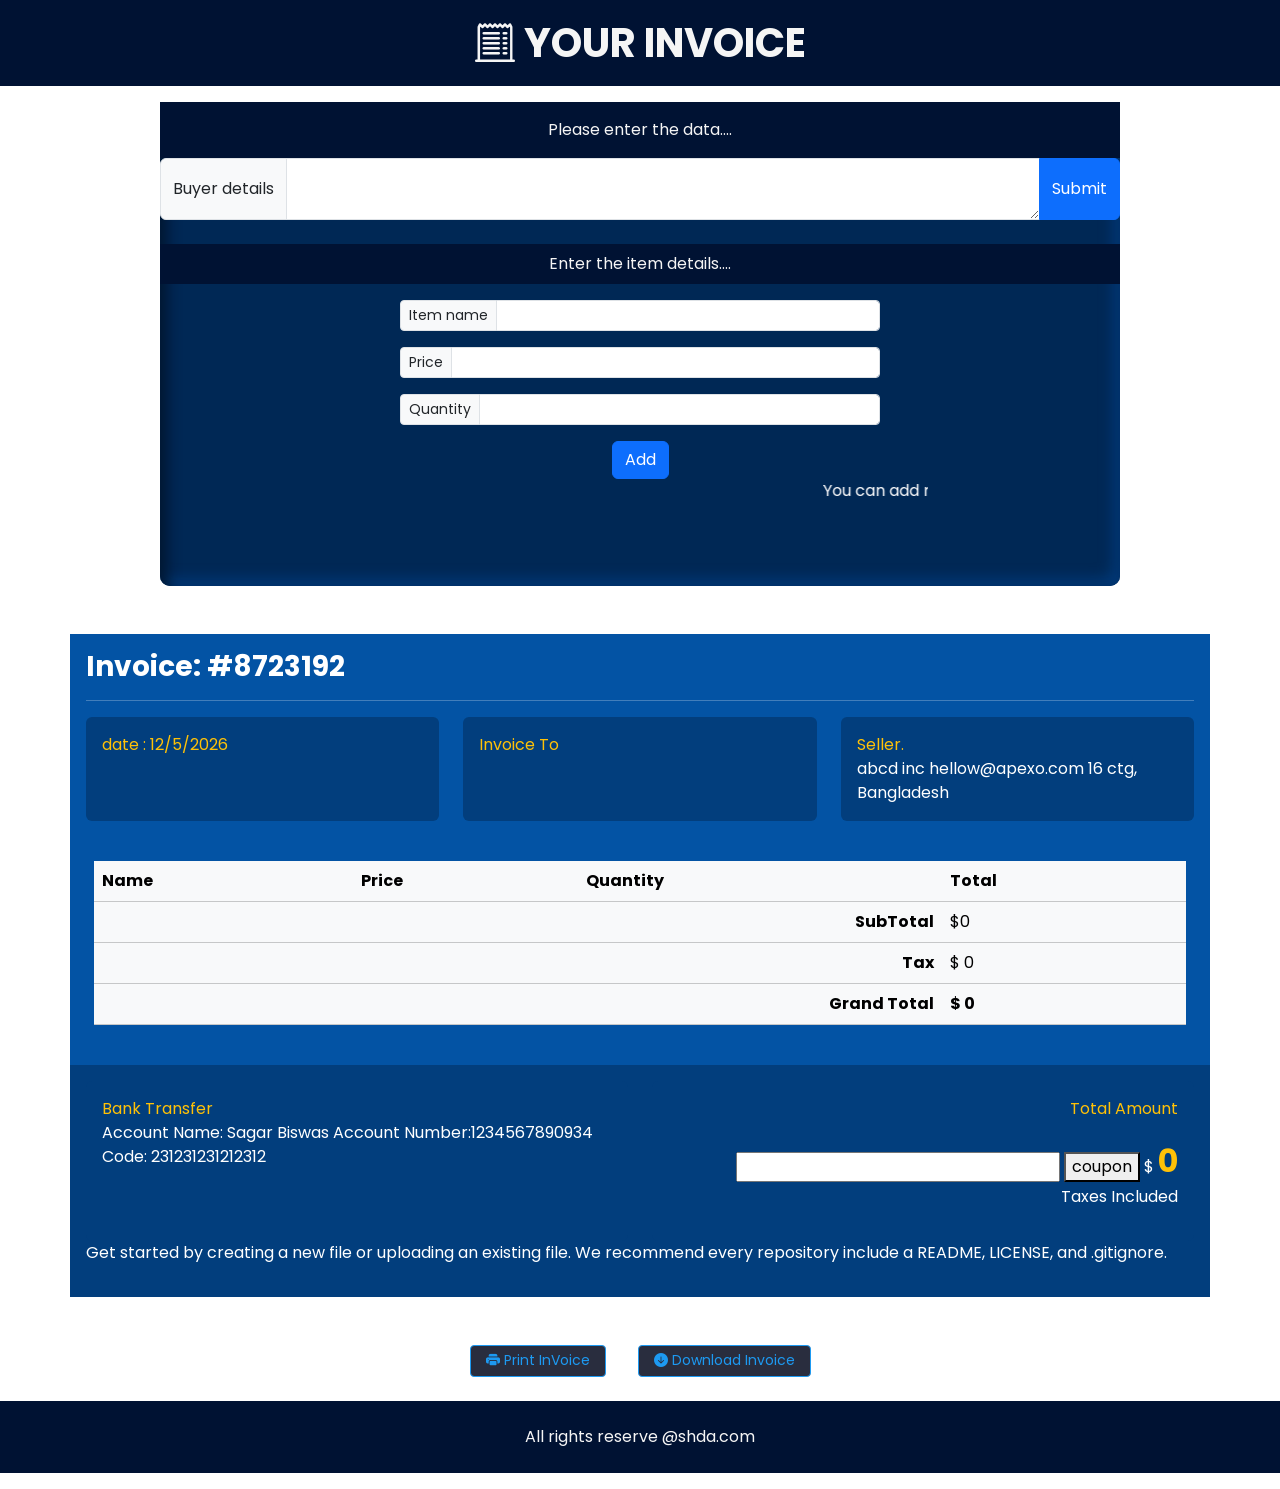
<file: conceptual-invoice/index.html>
<!DOCTYPE html>
<html lang="en">

    <head>
        <!-- Required meta tags -->
        <meta charset="utf-8" />
        <meta name="viewport" content="width=device-width, initial-scale=1" />
        <link rel="stylesheet" href="https://cdn.jsdelivr.net/npm/bootstrap-icons@1.8.1/font/bootstrap-icons.css" />
        <!-- Bootstrap CSS -->
        <link href="https://cdn.jsdelivr.net/npm/bootstrap@5.1.3/dist/css/bootstrap.min.css" rel="stylesheet"
            integrity="sha384-1BmE4kWBq78iYhFldvKuhfTAU6auU8tT94WrHftjDbrCEXSU1oBoqyl2QvZ6jIW3"
            crossorigin="anonymous" />
        <link rel="preconnect" href="https://fonts.googleapis.com" />
        <link rel="preconnect" href="https://fonts.gstatic.com" crossorigin />
        <link href="https://fonts.googleapis.com/css2?family=Poppins:wght@300&family=The+Nautigal:wght@700&display=swap"
            rel="stylesheet" />

        <title>Hello, world!</title>

        <style>
            body {
                font-family: "Poppins", sans-serif !important;
            }

            .color-1 {
                background-color: #001233;
                color: whitesmoke !important;
            }

            .color-2 {
                background-color: #001845;
            }

            .color-3 {
                background-color: #0353a4
            }

            .color-4 {
                background-color: #023e7d;
                color: white
            }

            .input-card {
                
                
               border-radius: 10px;
background: #002855;
box-shadow: inset 7px 7px 14px #001630,
            inset -7px -7px 14px #003a7a;
            }

            .print-button,
            .download-button {
                color: #1D9AF2;
                background-color: #292D3E;
                border: 1px solid #1D9AF2;
                border-radius: 4px;
                padding: 0 15px;
                cursor: pointer;
                height: 32px;
                font-size: 14px;
                transition: all 0.2s ease-in-out;
            }

            .print-button:hover {
                box-shadow: 1px 1px #53a7ea, 2px 2px #53a7ea, 3px 3px #53a7ea;
                transform: translateX(-3px);
            }

            .download-button:hover {
                box-shadow: 1px 1px #53a7ea, 2px 2px #53a7ea, 3px 3px #53a7ea;
                transform: translateX(-3px);
            }

        </style>
    </head>

    <body>
        <nav class="navbar navbar-light color-1">
            <div class="container">
                <a class="navbar-brand m-auto fw-bold fs-1" style="color: whitesmoke" href="#">
                    <i class="bi bi-receipt-cutoff"> </i> <span> YOUR INVOICE</span>
                </a>
            </div>
        </nav>

        <!-- input card -->
        <div class="color-2 text-center w-75 m-auto input-card mt-3">
            <div class="p-3 color-1">Please enter the data....</div>
            <div class="card-body">
                <div class="input-group">
                    <span class="input-group-text">Buyer details</span>
                    <textarea class="form-control" aria-label="With textarea" id="buyer-details-input"></textarea>
                    <button class="btn btn-primary" id="detail-submit-btn">Submit</button>
                </div>
                <!--  -->

                <p class="mt-4 color-1 p-2">Enter the item details....</p>

                <div class="mt-2 mx-auto col-12 col-md-6">
                    <div class="input-group input-group-sm mb-3">
                        <span class="input-group-text" id="inputGroup-sizing-sm">Item name</span>
                        <input type="text" class="form-control" aria-label="Sizing example input"
                            aria-describedby="inputGroup-sizing-sm" id="item-name-input" />
                    </div>
                    <div class="input-group input-group-sm mb-3">
                        <span class="input-group-text" id="inputGroup-sizing-sm">Price</span>
                        <input type="number" class="form-control" aria-label="Sizing example input"
                            aria-describedby="inputGroup-sizing-sm" id="item-price-input" />
                    </div>
                    <div class="input-group input-group-sm mb-3">
                        <span class="input-group-text" id="inputGroup-sizing-sm">Quantity</span>
                        <input type="number" class="form-control" aria-label="Sizing example input"
                            aria-describedby="inputGroup-sizing-sm" id="item-quantity-input" />
                    </div>
                    <button type="button"  class="btn btn-primary" id="add-details-btn" >Add </button>
                    
                </div>
            </div>
            <div class="card-footer text-white">
                <marquee width="60%" direction="left" height="100px">You can add more items using input fields.
                </marquee>
            </div>
        </div>
        <!-- end of input card -->
        <!-- invoice section -->
        <section class="container mt-5 color-3 p-3">
            <div>
                <!-- top part -->
                <div>
                    <h3 class='text-white fw-bold'>Invoice: #8723192</h3>
                </div>
                <hr class='text-white' />
                <!-- bottom part -->
                <div>
                    <div class="row row-cols-1 row-cols-md-3 g-4">
                        <div class="col">
                            <div class="color-4 p-3 h-100 rounded text-warning">date : <span id="show-date"></span></div>
                        </div>

                        <div class="col">
                            <div class="color-4 p-3 h-100 rounded">

                                <span class='text-warning'>
                                    Invoice To
                                </span> <br>
                                <span id="buyer-info">
                                   
                                </span>


                                </pre>
                            </div>
                        </div>
                        <div class="col">
                            <div class="color-4 p-3 h-100 rounded">
                                <span class='text-warning'>
                                    Seller.
                                </span> <br>
                                <span>


                                    abcd inc
                                    hellow@apexo.com
                                    16 ctg, Bangladesh
                                </span>
                            </div>
                        </div>
                    </div>
                </div>
                <!-- end of bottom part -->
            </div>
        </section>
        <!-- invoice table -->
        <section class='container table-data color-3 p-4 table-responsive'>
            <table class="table table-light ">
                <thead>
                    <tr>
                        <th scope="col">Name</th>
                        <th scope="col">Price</th>
                        <th scope="col">Quantity</th>
                        <th scope="col">Total</th>
                         
                    </tr>
                </thead>
                <tbody id="info-table">
                    <!-- <tr>
                        <th >1</th>
                        <td>Mark</td>
                        <td>Otto</td>
                        <td>@mdo</td>
                    </tr> -->
                   
                   
                   
                </tbody>
                <tbody>
                   
                   
                    <tr>
                        <td colspan="3" class="text-end fw-bold">SubTotal</td>
                        <td class="text-right" >$<span id="sub-total">0</span></td>
                    </tr>
                    <tr>
                        <td colspan="3" class="text-end fw-bold">Tax</td>
                        <td class="text-right" >$ <span id="tax">0</span></td>
                    </tr>
                    <tr>
                        <td colspan="3" class="text-end fw-bold">Grand Total</td>
                        <td class="text-right fw-bold" >$ <span id="grand-total">0</span> </td>
                    </tr>
                </tbody>
            </table>
        </section>
        <!-- end of invoice table -->
        <section class="container  color-4 p-3">
            <div>

                <div>
                    <div class="row row-cols-1 row-cols-md-2 g-4">


                        <div class="col">
                            <div class="color-4 p-3 h-100 rounded">

                                <span class='text-warning'>
                                    Bank Transfer
                                </span> <br>
                                <span>

                                    Account Name: Sagar Biswas
                                    Account Number:1234567890934
                                    Code: 231231231212312
                                </span>


                                </pre>
                            </div>
                        </div>
                        <div class="col">
                            <div class="color-4 p-3 h-100 rounded text-end">
                                <p class='text-warning'>
                                    Total Amount
                                </p> 
                                <p>
                                    <input id="coupon-input" type="text"> <button id="coupon">coupon</button>
$

                                    <span class='text-warning fw-bold fs-2' id="grand-total-2">
                                        0
                                    </span> <br>
                                    Taxes Included
                                </p>
                            </div>
                        </div>
                    </div>
                </div>
                <!-- end of bottom part -->
                <p>
                Get started by creating a new file or uploading an existing file. We recommend every repository include a README, LICENSE, and .gitignore.    
                </p>
            </div>
        </section>
        <section class='d-flex justify-content-center align-items-center mt-5 mb-4'>
            <button type="button" class="print-button mx-3"> <i class="bi bi-printer-fill"></i> Print InVoice</button>
            <button type="button" class="download-button mx-3"> <i class="bi bi-arrow-down-circle-fill"></i> Download
                Invoice</button>
        </section>
        <footer class='color-1 text-center'>
            <p class='p-4'>
                All rights reserve @shda.com
            </p>

        </footer>
        <script src="https://cdn.jsdelivr.net/npm/bootstrap@5.1.3/dist/js/bootstrap.bundle.min.js"
            integrity="sha384-ka7Sk0Gln4gmtz2MlQnikT1wXgYsOg+OMhuP+IlRH9sENBO0LRn5q+8nbTov4+1p"
            crossorigin="anonymous"></script>
<script>
    const date=new Date()
    document.getElementById('show-date').innerText=date.toLocaleDateString()
</script>
        <script src="app.js"></script>

    </body>

</html>
</file>
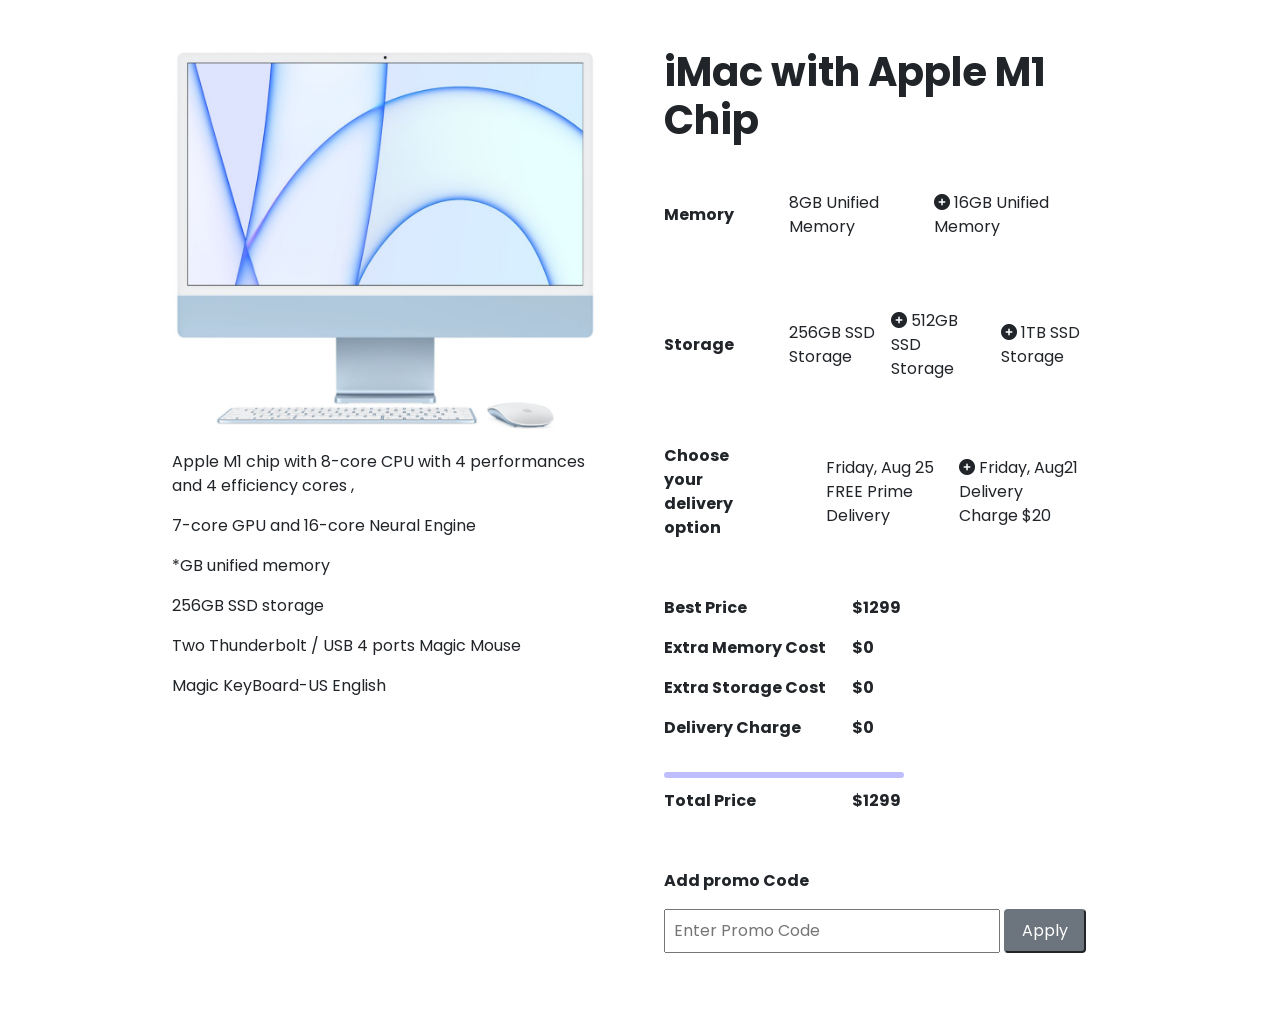
<file: conceptual-pc-builder/index.html>
<!DOCTYPE html>
<html lang="en">

<head>
  <meta charset="UTF-8" />
  <meta http-equiv="X-UA-Compatible" content="IE=edge" />
  <meta name="viewport" content="width=device-width, initial-scale=1.0" />
  <title>DOM</title>

  <!-- -------Font awesome---------- -->
  <link rel="stylesheet" href="https://cdnjs.cloudflare.com/ajax/libs/font-awesome/6.0.0/css/all.min.css"
    integrity="sha512-9usAa10IRO0HhonpyAIVpjrylPvoDwiPUiKdWk5t3PyolY1cOd4DSE0Ga+ri4AuTroPR5aQvXU9xC6qOPnzFeg=="
    crossorigin="anonymous" referrerpolicy="no-referrer" />

  <!-- -------Bootstrap CSS stylesheet ---------- -->
  <link rel="stylesheet" href="css/bootstrap.min.css" />

  <!-- ---------Vanilla CSS---------------------  -->
  <link rel="stylesheet" href="css/styles.css" />
</head>

<body class="w-75 mx-auto">
  <header></header>
  <!-- ---------------------------------Main code starts here------------------------------  -->
  <main>
    <section class="container mt-5 mb-5">
      <article class="row gap-4">
        <!-------------------------- Image add section  ------------------------------------>
        <div class="col">
          <img src="images/mac.png" class="img-fluid" alt="" />
          <!-- --------------Specifications---------- -->

          <p class="mt-3">
          <p>
            Apple M1 chip with 8-core CPU with 4 performances and 4 efficiency cores ,
          </p>
          <p>
            7-core GPU and 16-core Neural Engine
          </p>
          <p>
            *GB unified memory
          </p>
          <p>
            256GB SSD storage
          </p>
          <p>
            Two Thunderbolt / USB 4 ports Magic Mouse
          </p>
          <p>
            Magic KeyBoard-US English
          </p>
          </p>
        </div>
        <!-- ----------Customization Section -------------- -->
        <div class="col mx-3">
          <!------------------- heading------------ -->

          <h1 class="fw-bold">iMac with Apple M1 Chip</h1>

          <!----------------------- Customization Options-------------------- -->

          <!-------------------- Customization buttons--------------- -->
          <div class="margin-top d-flex align-items-center">
            <p class="bold me-5">Memory</p>

            <p role="button" class="p4 button-style" id="eightGB">
              8GB Unified Memory
            </p>
            <p role="button" class="p4 button-style" id="sixteenGB">
              <i class="fa-solid fa-circle-plus"></i> 16GB Unified Memory
            </p>

          </div>
          <div class="margin-top d-flex align-items-center">
            <p id="ssd-1" class="bold me-5">Storage</p>

            <p role="button" class="p4 button-style" id="ssd1">
              256GB SSD Storage
            </p>
            <p role="button" class="p4 button-style" id="ssd2">
              <i class="fa-solid fa-circle-plus"></i> 512GB SSD Storage
            </p>
            <p role="button" class="p4 button-style" id="ssd3">
              <i class="fa-solid fa-circle-plus"></i> 1TB SSD Storage
            </p>
          </div>
          <div class="margin-top d-flex align-items-center">
            <p class="bold me-5">Choose your delivery option</p>
            
            <p role="button" class="p4 button-style" id="free-delivery">
              Friday, Aug 25 FREE Prime Delivery
            </p>
            <p role="button" class="p4 button-style" id="paid-delivery">
              <i class="fa-solid fa-circle-plus"></i> Friday, Aug21 Delivery Charge $20
            </p>
          </div>
          <!-- -----------Prices After Customization---------------------  -->
          <div class="margin-top row">
            <div class="col-5">
              <p class="bold">Best Price</p>
              <p class="bold">Extra Memory Cost</p>
              <p class="bold">Extra Storage Cost</p>
              <p class="bold">Delivery Charge</p>
            </div>
            <div class="col-2">
              <p class="bold">$<span id="best-price">1299</span></p>
              <p class="bold">$<span id="memory-cost">0</span></p>
              <p class="bold">$<span id="storage-cost">0</span></p>
              <p class="bold">$<span id="delivery-cost">0</span></p>
            </div>
            <div class="col-7">
              <hr class="bold-line" />
            </div>
          </div>
          <!-- -----------------Total Price -------------------- -->
          <div class="row reduce-margin">
            <div class="col-5">
              <p class="bold">Total Price</p>
            </div>
            <div class="col-2">
              <p class="bold">$<span id="total-price">1299</span></p>
            </div>
          </div>
          <!-- ----------promo code section-------------  -->
          <div class="row margin-top mb-3">
            <div class="flex">
              <p class="bold">Add promo Code</p>
              <input type="text" class="p-2" id="promo-input" placeholder="Enter Promo Code" />
              <button class="btn-secondary rounded py-2 px-3" id="apply-btn">Apply</button>
              <p class="text-success d-none" id="applied-text">Coupon applied</p>
              <p id="another" class="text-danger d-none">Couldn't apply coupon</p>
            </div>
          </div>
        </div>
      </article>
    </section>

  </main>

  <!-- -----------Bootstrap Javascript  -------------------->
  <script src="js/bootstrap.bundle.min.js"></script>
  <!-- -----------vanilla Javascript ------------------------ -->
  <script src="js/script.js"></script>
</body>

</html>
</file>
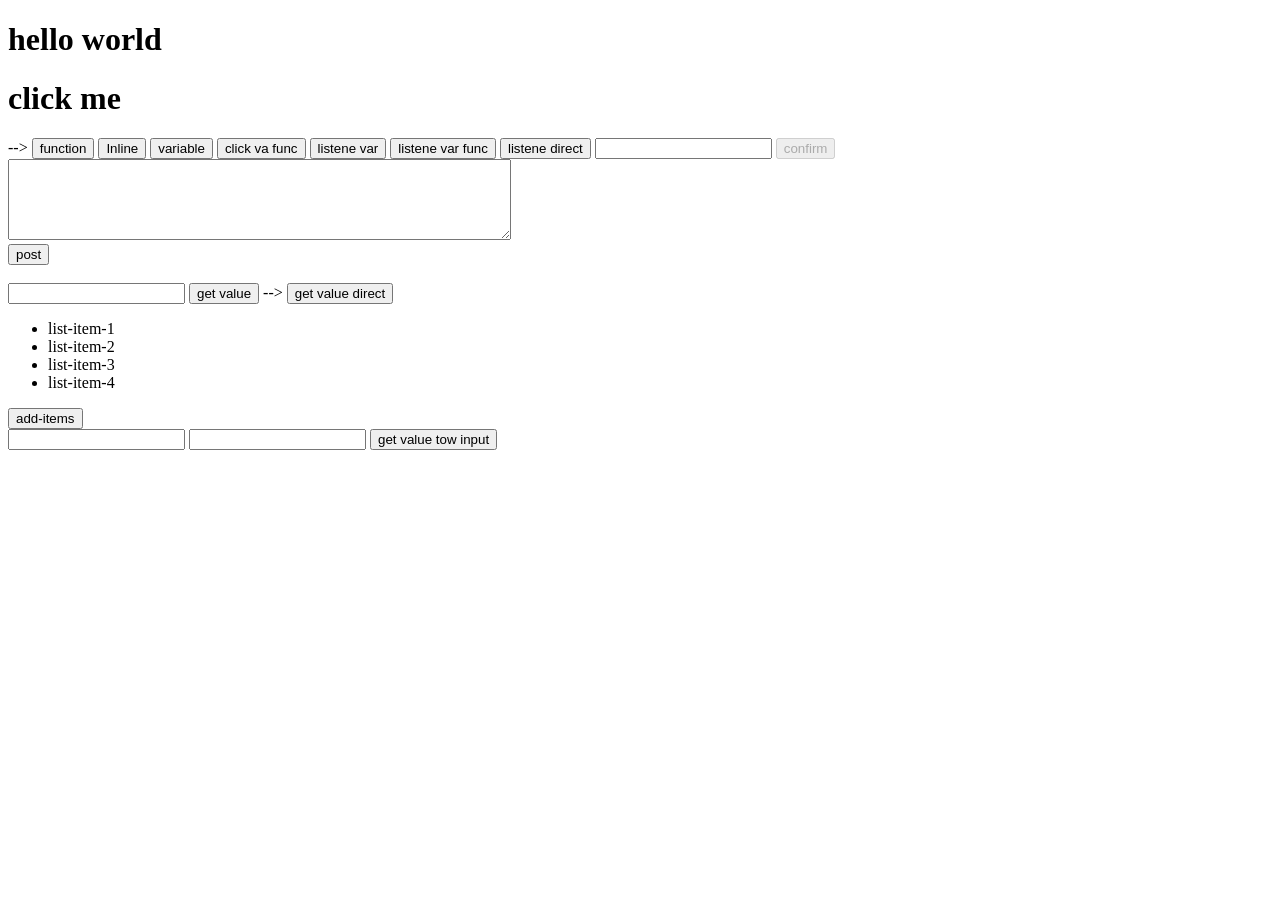
<file: module - 25/index.html>
<!DOCTYPE html>
<html lang="en">

<head>
    <meta charset="UTF-8">
    <meta http-equiv="X-UA-Compatible" content="IE=edge">
    <meta name="viewport" content="width=device-width, initial-scale=1.0">
    <title>Document</title>
</head>

<body>
    <h1 id="helloH1">hello world</h1>
    <h1 onclick="console.log('7')">click me</h1> -->

   <button onclick="myFunc()">function</button>

    <button onclick="console.log(alert('hi'))">Inline</button>
    <button id="click-with-var">variable</button>
    <button id="var-func">click va func</button>
    <button id="listner">listene var</button>
    <button id="listn">listene var func</button>
    <button id="direct">listene direct</button>
    <input id="type-input" type="text">
    <button id="delete-btn" disabled>confirm</button><br>
    <textarea name="" id="area" cols="60" rows="5"></textarea> <br>
        <button id="post">post</button><br><br>

        <input id="input" type="text">
        <button id="myBtn" onclick="myFunc()">get value</button> -->
        <button id="myButton">get value direct</button>
        <p id="demo"></p>
        <section id="section-container">
            <!-- <ul id="ul-container">
                <li class="item">list-item-1</li>
                <li id="second-item" class="item">list-item-2</li>
                <li class="item">list-item-3</li>
                <li class="item">list-item-4</li>
            </ul> -->
          
        </section>
        <ul id="parent">
            <li class="item">list-item-1</li>
            <li class="item">list-item-2</li>
            <li class="item">list-item-3</li>
            <li class="item">list-item-4</li>
        </ul>
        <button id="add-item">add-items</button>

        <div>
            <input type="text" name="" id="input-1">
            <input type="text" name="" id="input-2">
            <button id="tow-input">get value tow input</button>
            <p id="p-null"></p>
        </div>
        
    <script>
     
        console.log(p)
    document.getElementById('tow-input').addEventListener('click',function(event){
        const inputOne = document.getElementById('input-1');
        const pNull = document.getElementById('p-null');
        pNull.value = inputOne.value;
        console.log(inputOne)
        })
        const list = document.getElementsByClassName('item');
        for(const items of list){
            console.log(items);
            items.addEventListener('click',function(event){
                // document.getElementById('parent').removeChild(items)
            event.target.parentNode.removeChild(event.target)
            })
        }
        document.getElementById('add-item').addEventListener('click',function(){
            const add = document.createElement('li');
            add.classList.add('item')
            add.innerText = 'hello';
            const parent = document.getElementById('parent');
            parent.appendChild(add)
        })
        document.getElementById('parent').addEventListener('click',function(event){
            event.target.parentNode.removeChild(event.target)
        })
    
        document.getElementById('add-item').addEventListener('click',function(){
                    const addElement = document.createElement('li');
                    addElement.innerText = 'hello';
                    items.appendChild(addElement)
                })

        document.getElementById('section-container').addEventListener('click',function(){
            console.log('section container clicked')
        })
        document.getElementById('second-item').addEventListener('click',function(close){
            console.log('second item clicked')
            close.stopImmediatePropagation()
        })
        document.getElementById('ul-container').addEventListener('click',function(){
            console.log('ul container clicked')
        })

    // const typeInput = document.getElementById('type-input');
       const typeInput = document.getElementById('type-input');
        typeInput.addEventListener('keyup',function(e){
           if (e.target.value === "CONFIRM") {
               document.getElementById('delete-btn').removeAttribute('disabled')
           }else{
            document.getElementById('delete-btn').setAttribute('disabled',true)
           }
        })
           
        function myFunc(){
            const demo = document.getElementById('demo');
            demo.innerText = 'added some text';
        }
          console.log(demo)
        document.getElementById('myButton').addEventListener('click',function(){
            const nameField = document.getElementById('input');
            const p = document.getElementById('demo');
            p.innerText = nameField.value;
            nameField.value = '';
        })
        document.getElementById('post').addEventListener('click',function(){
            const area = document.getElementById('area');
            // console.log(area.value)
            const createEle = document.createElement('h3');
            createEle.innerText = area.value;
            area.value = '';
            const helloH1 = document.getElementById('helloH1');
            helloH1.appendChild(createEle);
        })

        // click variable & function 
        const varFunc = document.getElementById('var-func');
        varFunc.onclick = clickVariable;

        function clickVariable() {
            document.body.style.backgroundColor = 'lightgrey'
        }
        const clickVar = document.getElementById('click-with-var');
        clickVar.onclick = function () {
            document.body.style.backgroundColor = 'grey'
            // console.log('clickvar')
        }

        function myFunc() {
            document.body.style.backgroundColor = 'blue'
        }

        const listene = document.getElementById('listner');
        listene.addEventListener('click', clickListenerVar);
        function clickListenerVar(){
           document.body.style.backgroundColor = 'hotpink'
        }
        const listen = document.getElementById('listn');
        listen.addEventListener('click',function(){
            document.body.style.backgroundColor = 'tomato'
        });
        
        document.getElementById('direct').addEventListener('click',function(){
          document.body.style.backgroundColor = 'orange'
        })
    </script>
</body>

</html>
</file>
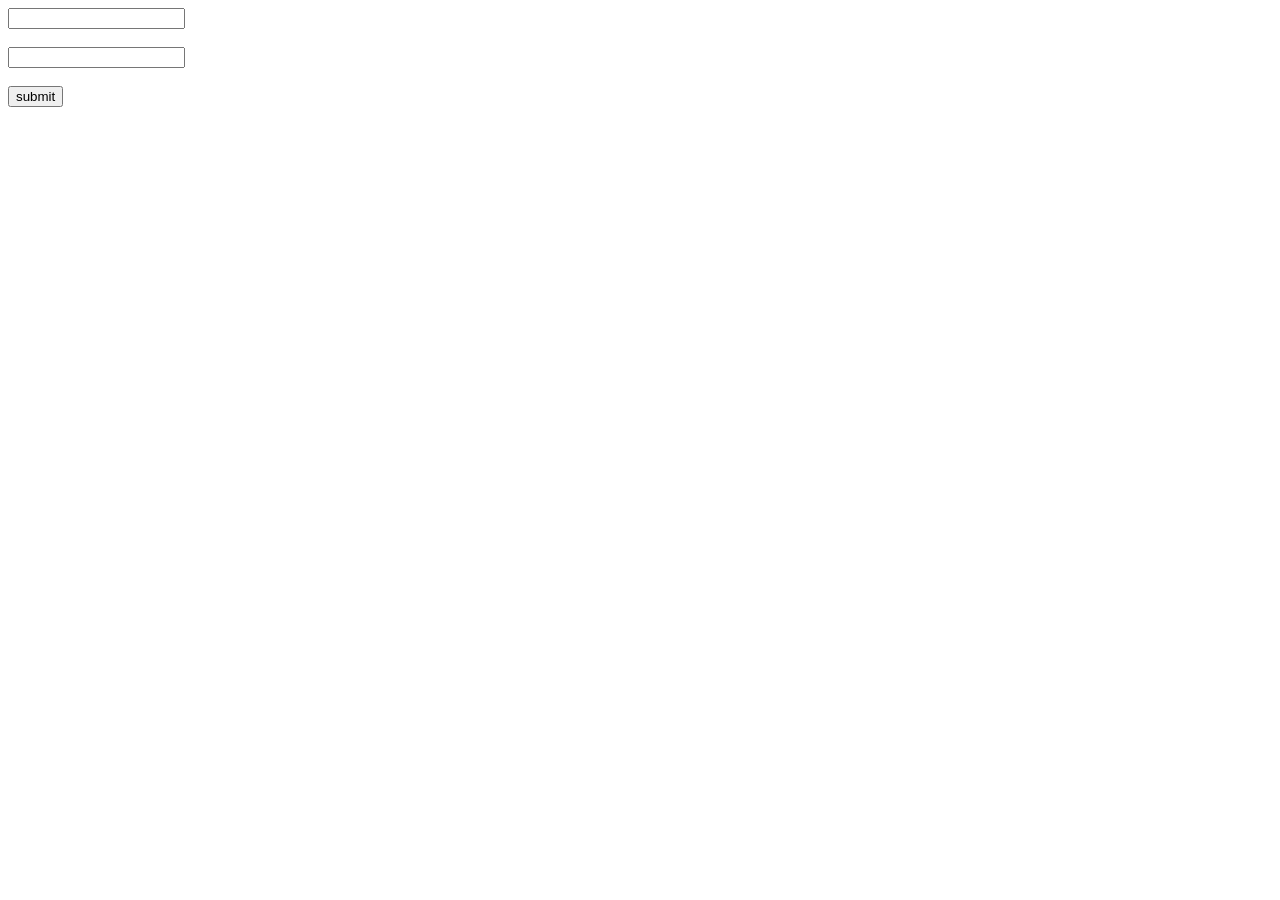
<file: module - 26/index.html>
<!DOCTYPE html>
<html lang="en">
<head>
    <meta charset="UTF-8">
    <meta http-equiv="X-UA-Compatible" content="IE=edge">
    <meta name="viewport" content="width=device-width, initial-scale=1.0">
    <title>Document</title>
</head>
<body>
    
<div>
    <input id="user-name" type="text"> <br> <br>
<input id="user-pass" type="password"> <br> <br>
  <button id="submit">submit</button>
</div>

    <script>
document.getElementById('submit').addEventListener('click',function(){
    const userName = document.getElementById('user-name');
    const userPass = document.getElementById('user-pass');
    if (userName.value == "bank@gmail.com" && userPass.value == "bank") {
        window.location.href = 'bank.html'
    }

})
    </script>
</body>
</html>
</file>
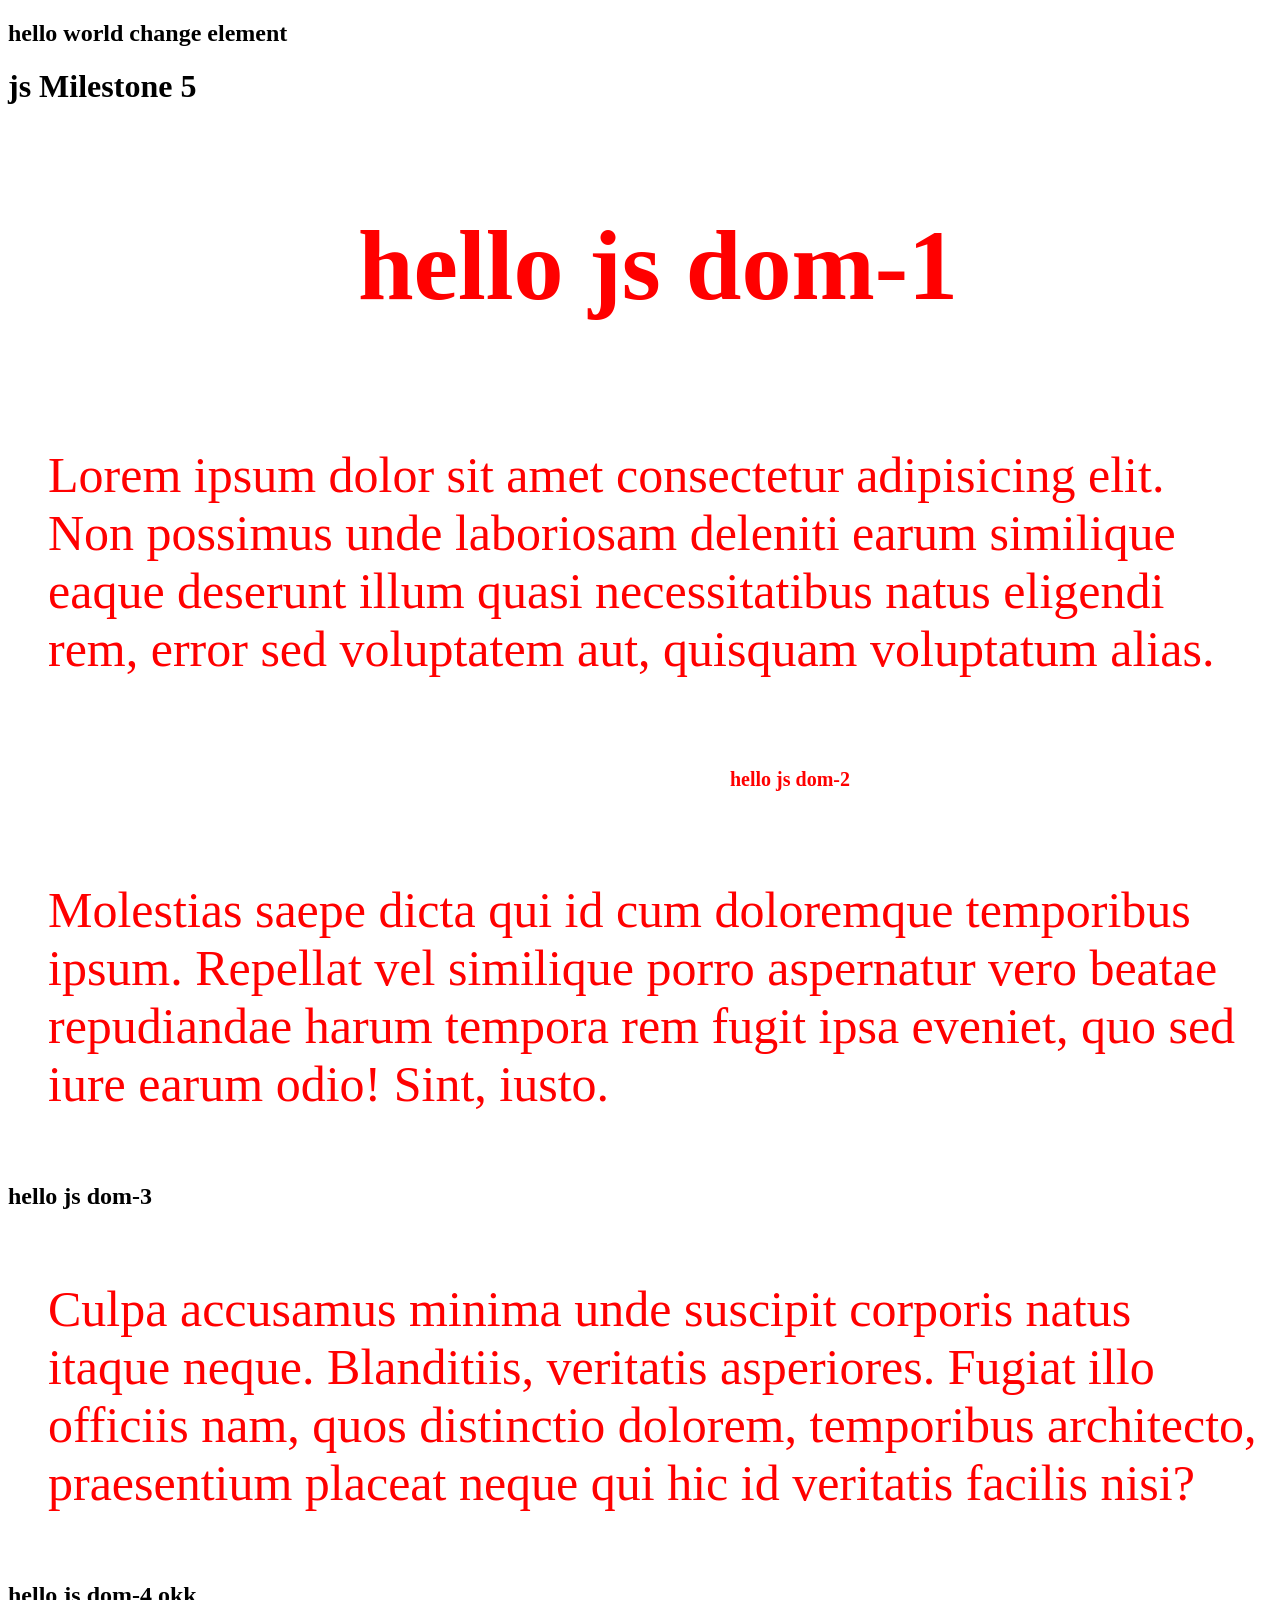
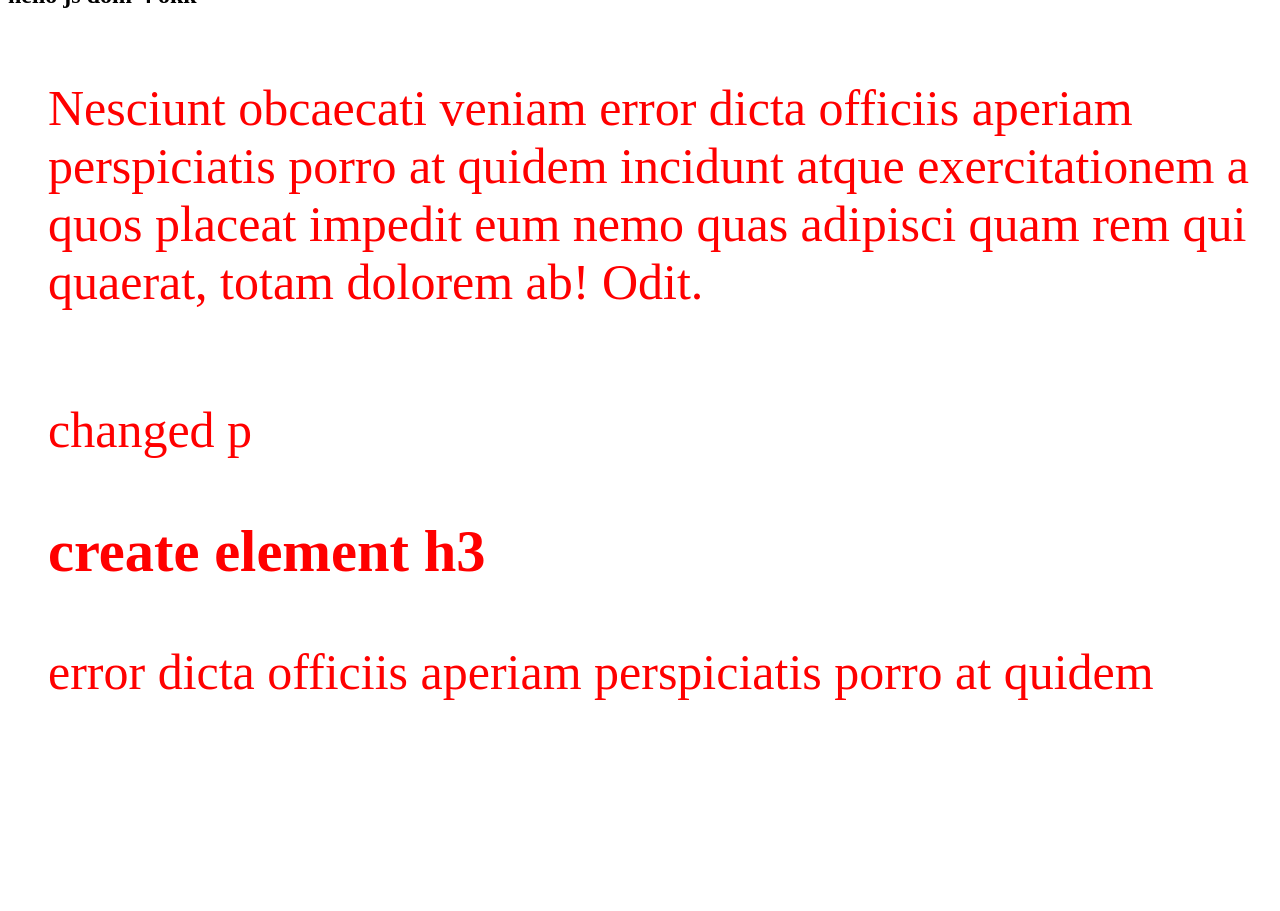
<file: module-24-js/index.html>
<!DOCTYPE html>
<html lang="en">
<head>
    <meta charset="UTF-8">
    <meta http-equiv="X-UA-Compatible" content="IE=edge">
    <meta name="viewport" content="width=device-width, initial-scale=1.0">
    <title>Document</title>
</head>
<body>
    <h2 id="change">change element</h2>
    <h1>js Milestone 5</h1>
    <article>
        <h2 id="firstH2">hello js dom-1</h2>
        <p>Lorem ipsum dolor sit amet consectetur adipisicing elit. Non possimus unde laboriosam deleniti earum similique eaque deserunt illum quasi necessitatibus natus eligendi rem, error sed voluptatem aut, quisquam voluptatum alias.</p>
    </article>
    <article id="hello">
        <h2 class="class-h2" style="text-align: center; margin-left: -30px;">hello js dom-2</h2>
        <p>Molestias saepe dicta qui id cum doloremque temporibus ipsum. Repellat vel similique porro aspernatur vero beatae repudiandae harum tempora rem fugit ipsa eveniet, quo sed iure earum odio! Sint, iusto.</p>
    </article>
    <article>
        <h2>hello js dom-3</h2>
        <p>Culpa accusamus minima unde suscipit corporis natus itaque neque. Blanditiis, veritatis asperiores. Fugiat illo officiis nam, quos distinctio dolorem, temporibus architecto, praesentium placeat neque qui hic id veritatis facilis nisi?</p>
    </article>
    <article id="lastArticle">
        <h2>hello js dom-4 okk</h2>
        <p>Nesciunt obcaecati veniam error dicta officiis aperiam perspiciatis porro at quidem incidunt atque exercitationem a quos placeat impedit eum nemo quas adipisci quam rem qui quaerat, totam dolorem ab! Odit.</p>
    </article>
    <p id="addElement">changed p</p>
    <p id="demo"></p>
    <script>
        var student = {
            name: "hamed",
            age: "26"
        }

        var body = document.body;
        console.log(body)
        console.log("test html file script tag")

        const tagName = document.getElementsByTagName('h2');
        for(const myH2 of tagName){
            console.log(myH2.innerHTML)
        }
        // 24-5 Capture and change Element by using getElementById
        let setStyle = document.getElementById('firstH2');
        setStyle.style.color = 'red';
        setStyle.style.marginLeft = '300px';
        setStyle.style.fontSize = '100px';
        setStyle.style.padding = '20px 50px'
        // 24-6 Explore getElementsByClassName and querySelectorAll
  
       const classH2 = document.getElementsByClassName('class-h2')[0];
        classH2.style.color = 'red';
        classH2.style.marginLeft = '300px';
        classH2.style.fontSize = '20px';
        classH2.style.padding = '20px 50px'

        document.querySelector('p').style.color = 'red';
        const all = document.querySelectorAll("p");
        for(const style of all){
            style.style.color = 'red';
        style.style.marginLeft = '30px';
        style.style.fontSize = '50px';
        style.style.padding = '20px 10px'
        }
        // 24-8 Create HTML elements using Javascript and appendChild
        
        const article = document.createElement('article');
        const h3 = document.createElement('h3');
        h3.innerText = "create element h3";
        const p = document.createElement('p');
        p.innerHTML = `<p>error dicta officiis aperiam perspiciatis porro at quidem</p>`;
        const add = document.getElementById("addElement");
        add.appendChild(h3);
        add.appendChild(p);
        add.classList.add("classH2")
        const change = document.getElementsByTagName("h2");
        for(const addNew of change){
            addNew.innerText = 'hello world change element';
            addNew[0].innerHTML;
        }
       const now = document.getElementById('addElement');
       now.document.getElementById("demo").innerHTML = now[0].innerHTML
       var addNewElement = document.createElement('h6');
       addNewElement.innerText = 'lorem ipsum dollar'
    //    addNewElement.id = 'h-6';
    //    addNewElement.className = 'h6Element';
    //    addNewElement.setAttribute('title','hello world');
        const append = document.getElementById('lastArticle');
        append.appendChild(addNewElement)
    </script>
    <script src="module-24.js"></script>
</body>
</html>
</file>
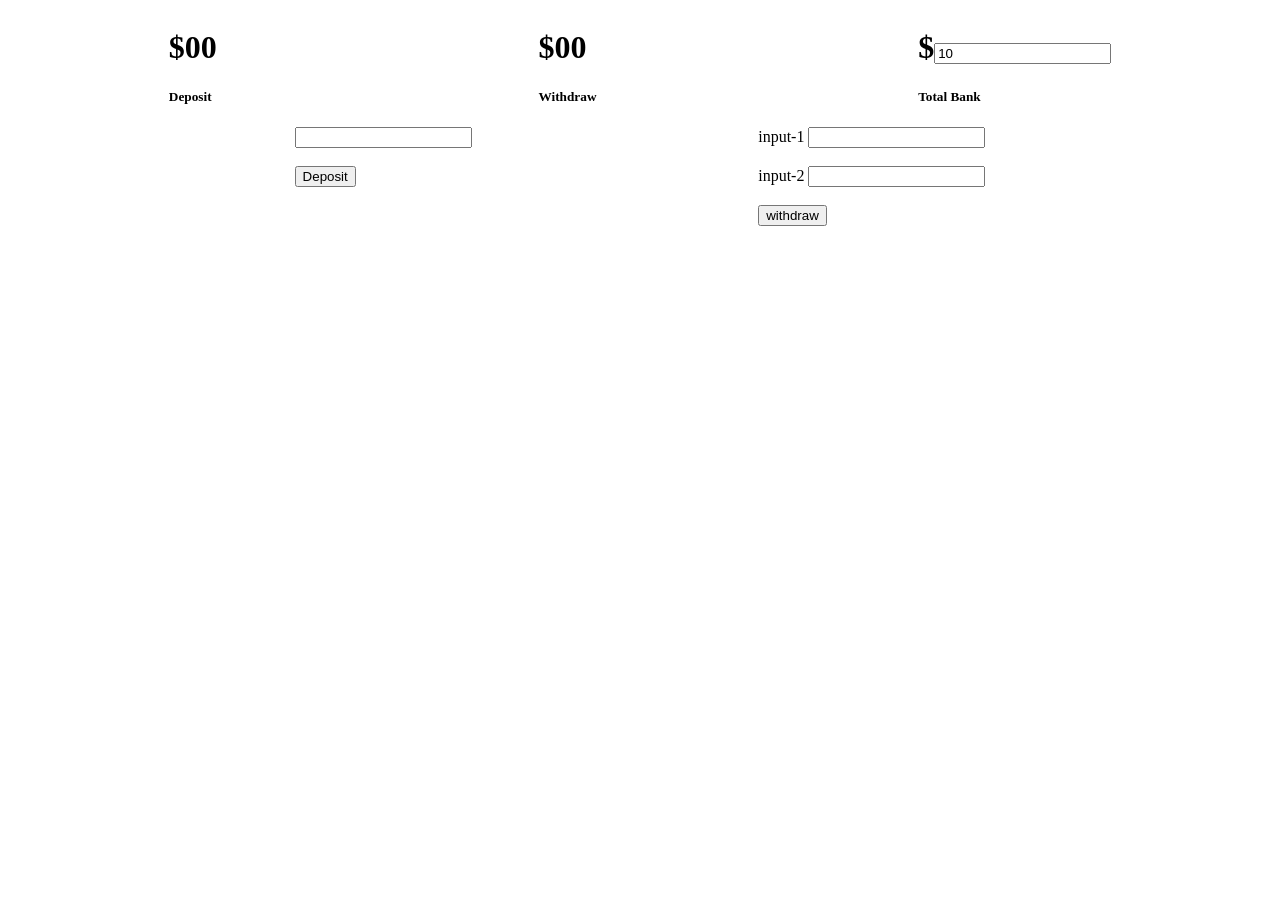
<file: module-27-bank/index.html>
<!DOCTYPE html>
<html lang="en">
<head>
    <meta charset="UTF-8">
    <meta http-equiv="X-UA-Compatible" content="IE=edge">
    <meta name="viewport" content="width=device-width, initial-scale=1.0">
    <title>Document</title>
    <style>
        #parent{
            display: flex;
            justify-content: space-around;
        }
        #input-parent{
            display: flex;
            justify-content:space-evenly;
        }
    </style>
      <!-- <script src="https://cdn.tailwindcss.com"></script> -->

</head>
<body>
    <div id="parent" class="flex content-evently">
        <div>
            <h1>$<span id="deposit-amount">00</span></h1>
            <h5>Deposit</h5>
        </div>
        <div>
            <h1>$<span id="withdraw-amount">00</span></h1>
            <h5>Withdraw</h5>
        </div>
        <div>
            <h1>$<span><input type="text" id="total-amount" value="10"></span></h1>
            <h5>Total Bank</h5>
        </div>
    </div>

    <div id="input-parent">
        <div>
            <input id="deposit-field" type="text"> <br> <br>
            <button id="deposit">Deposit</button>
        </div>
        <div>
           input-1 <input id="withdraw-field" type="text"> <br> <br>
           input-2 <input id="withdraw-field-2" type="text"> <br> <br>
            <button id="withdraw">withdraw</button>
        </div>
    </div>
   
    <script src="banking.js"></script>
</body>
</html>
</file>
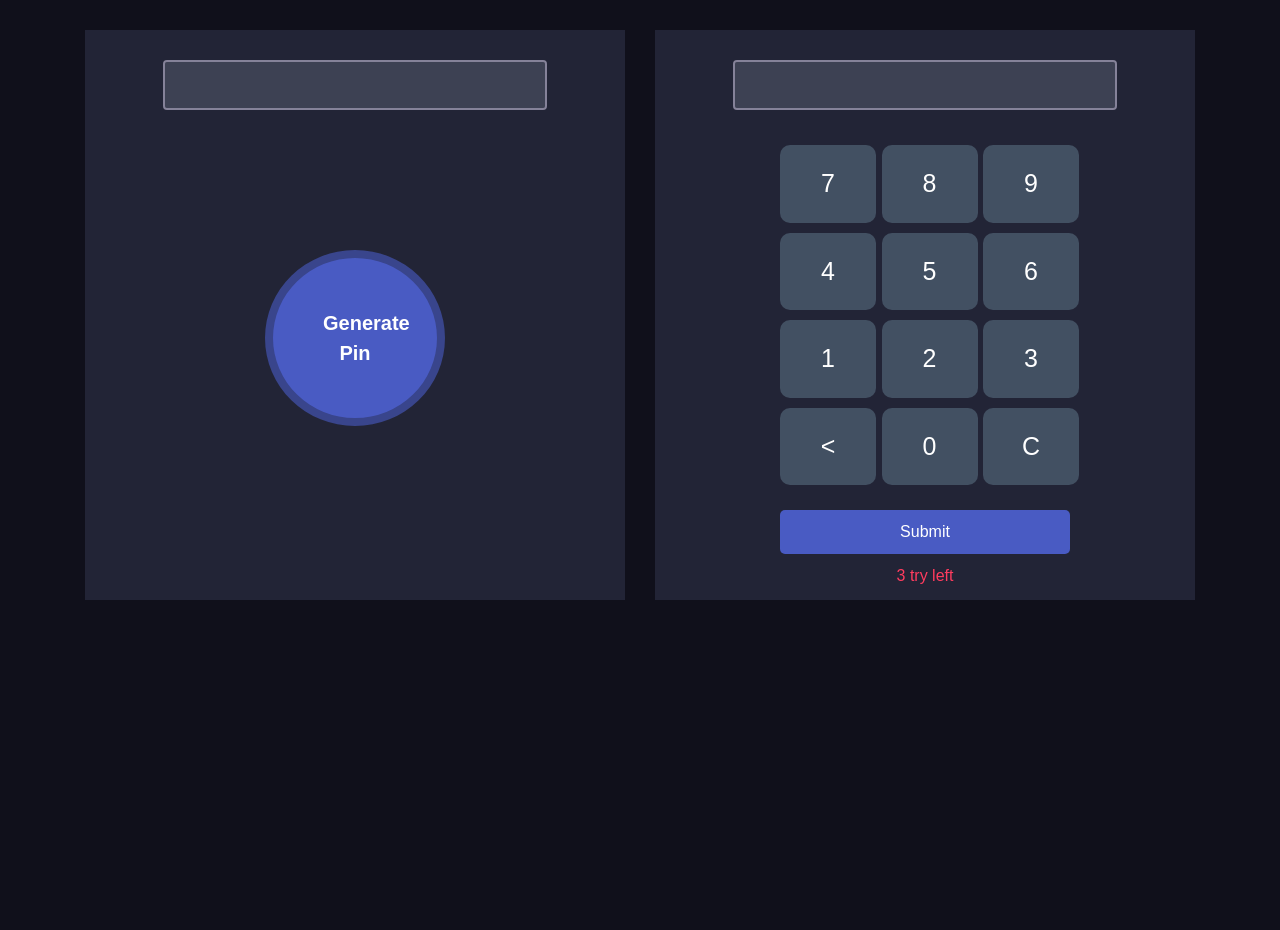
<file: pin-matcher-solution/index.html>
<!DOCTYPE html>
<html lang="en">

<head>
    <meta charset="UTF-8">
    <meta name="viewport" content="width=device-width, initial-scale=1.0">
    <title>Pin Generator</title>
    <link rel="stylesheet" href="https://stackpath.bootstrapcdn.com/bootstrap/4.5.0/css/bootstrap.min.css"
        integrity="sha384-9aIt2nRpC12Uk9gS9baDl411NQApFmC26EwAOH8WgZl5MYYxFfc+NcPb1dKGj7Sk" crossorigin="anonymous">
    <link rel="stylesheet" href="style.css">
</head>

<body>
    <div class="container">
        <div class="row">
            <div class="col-md-6">
                <div class="pin-generator half-width">
                    <input id="display-pin" class="form-control" type="text">
                    <button onclick="generatePin()" class="generate-btn">Generate Pin</button>
                </div>
            </div>
            <div class="col-md-6">
                <div class="input-section half-width">
                    <input id="typed-numbers" class="form-control" type="text">
                    <div class="numbers">
                        <div id="key-pad" class="calc-body">
                            <div class="calc-button-row">
                                <div class="button">7</div>
                                <div class="button">8</div>
                                <div class="button">9</div>
                            </div>
                            <div class="calc-button-row">
                                <div class="button">4</div>
                                <div class="button">5</div>
                                <div class="button">6</div>
                            </div>
                            <div class="calc-button-row">
                                <div class="button">1</div>
                                <div class="button">2</div>
                                <div class="button">3</div>
                            </div>
                            <div class="calc-button-row">
                                <div id="backSpace" class="button">&lt;</div>
                                <div class="button">0</div>
                                <div class="button">C</div>
                            </div>
                            <div>
                                <button onclick="verifyPin()" type="submit" class="submit-btn">Submit</button>
                                <p class="action-left">3 try left</p>
                            </div>
                        </div>
                    </div>
                </div>
            </div>
            <div class="notify-section">
                <p id="notify-fail" class="notify">❌ Pin Didn't Match, Please try again</p>
                <p id="notify-success" class="notify">✅ Pin Matched... Secret door is opening for you</p>
            </div>

        </div>
<!-- <button id="increment-btn">3</button> -->
        
        <script src="js/app.js"></script>
</body>

</html>
</file>
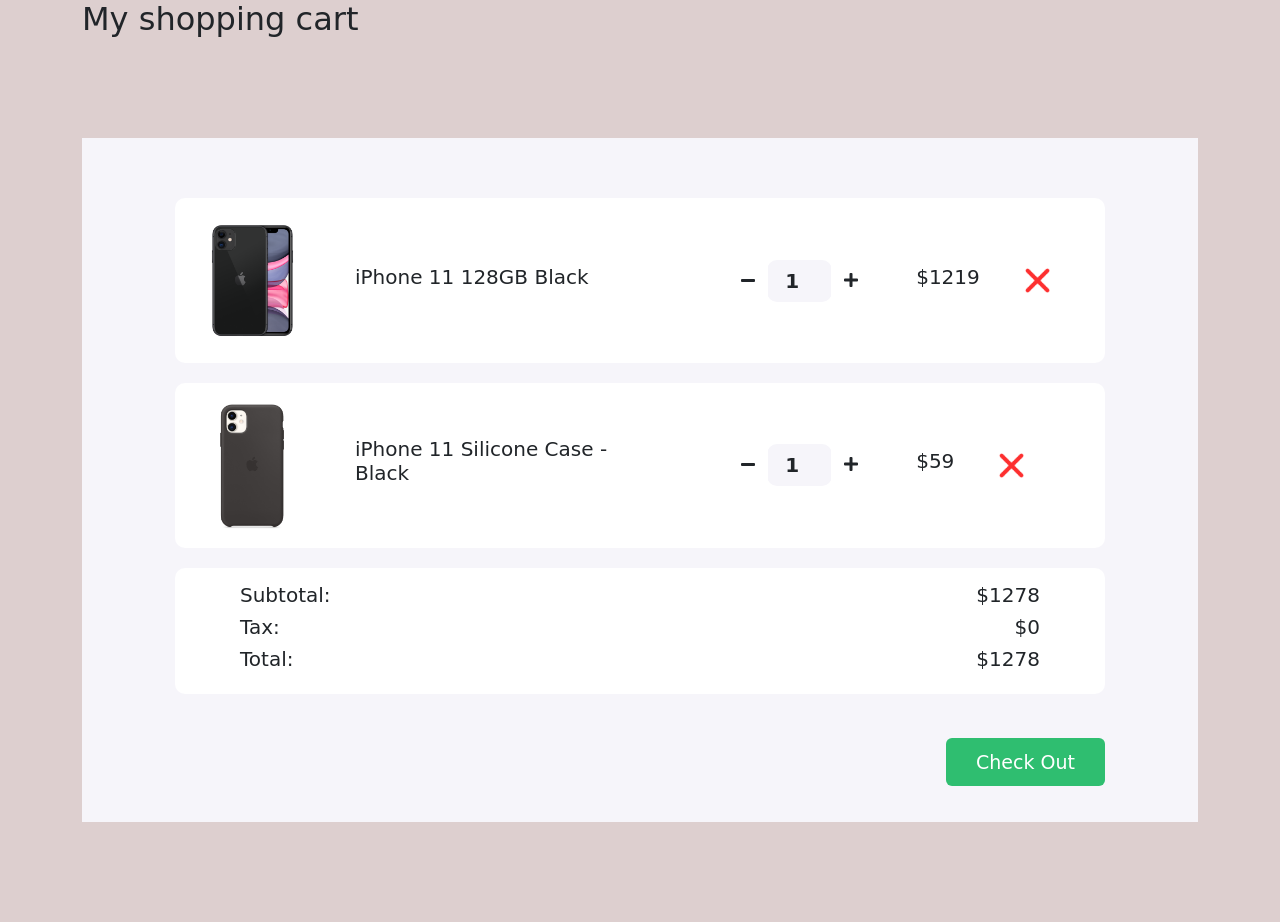
<file: module-28-shoping-cart/shopping-cart/index.html>
<!DOCTYPE html>
<html>

<head>
   <title>Shopping Cart</title>
   <meta charset="utf-8">
   <meta name="viewport" content="width=device-width, initial-scale=1">
   <link href="https://cdn.jsdelivr.net/npm/bootstrap@5.0.2/dist/css/bootstrap.min.css" rel="stylesheet"
      integrity="sha384-EVSTQN3/azprG1Anm3QDgpJLIm9Nao0Yz1ztcQTwFspd3yD65VohhpuuCOmLASjC" crossorigin="anonymous">
   <link href="https://cdnjs.cloudflare.com/ajax/libs/font-awesome/5.11.2/css/all.css" rel="stylesheet" />
   <link href="style.css" rel="stylesheet">
</head>

<body>

   <section>
      <div class="container">
         <h2>My shopping cart</h2>
         <div class="cart">
            <div class="col-md-12 col-lg-10 mx-auto">
               <div id="first-item" class="cart-item">
                  <div class="row">
                     <div class="col-md-7 center-item">
                        <img src="images/product-1.png" alt="">
                        <h5>iPhone 11 128GB Black</h5>
                     </div>

                     <div class="col-md-5 center-item">
                        <div class="input-group number-spinner">
                           <button id="phone-minus" class="btn btn-default"><i class="fas fa-minus"></i></button>
                           <input id="phone-number" type="number"  min="0" class="form-control text-center" value="1" >
                           <button id="phone-plus" class="btn btn-default" ><i class="fas fa-plus"></i></button>
                        </div>
                        <h5>$<span id="phone-total">1219</span></h5>
                        <img onclick="removeTow()" src="images/remove.png" alt="" class="remove-item">
                     </div>
                  </div>
               </div>

               <div id="last-item" class="cart-item">
                  <div class="row">
                     <div class="col-md-7 center-item mx-auto">
                        <img src="images/product-2.png" alt="">
                        <h5>iPhone 11 Silicone Case - Black</h5>
                     </div>
                     <div class="col-md-5 center-item">
                        <div class="input-group number-spinner">
                           <button  id="case-minus" class="btn btn-default"><i class="fas fa-minus"></i></button>
                           <input  id="case-number" type="number" min="0" class="form-control text-center" value="1">
                           <button  id="case-plus" class="btn btn-default"><i class="fas fa-plus"></i></button>

                        </div>
                        <h5>$<span id="case-total">59</span></h5>
                        <img onclick="removeOne()" src="images/remove.png" alt="" class="remove-item">

                     </div>
                  </div>
               </div>

               <div class="cart-item">
                  <div class="row">

                     <div class="col-md-8">
                        <h5>Subtotal: </h5>
                        <h5>Tax:</h5>
                        <h5>Total:</h5>
                     </div>

                     <div class="col-md-4 status">
                        <h5>$<span id="sub-total">1278</span> </h5>
                        <h5>$<span id="tax-amount">0</span> </h5>
                        <h5>$<span id="total-price">1278</span> </h5>
                     </div>
                  </div>
               </div>
               <div class="col-md-12 pt-4 pb-4">
                  <button type="button" class="btn btn-success check-out">Check Out</button>
               </div>
            </div>
         </div>
      </div>
   </section>
   <script src="app.js"></script>
</body>

</html>
</file>
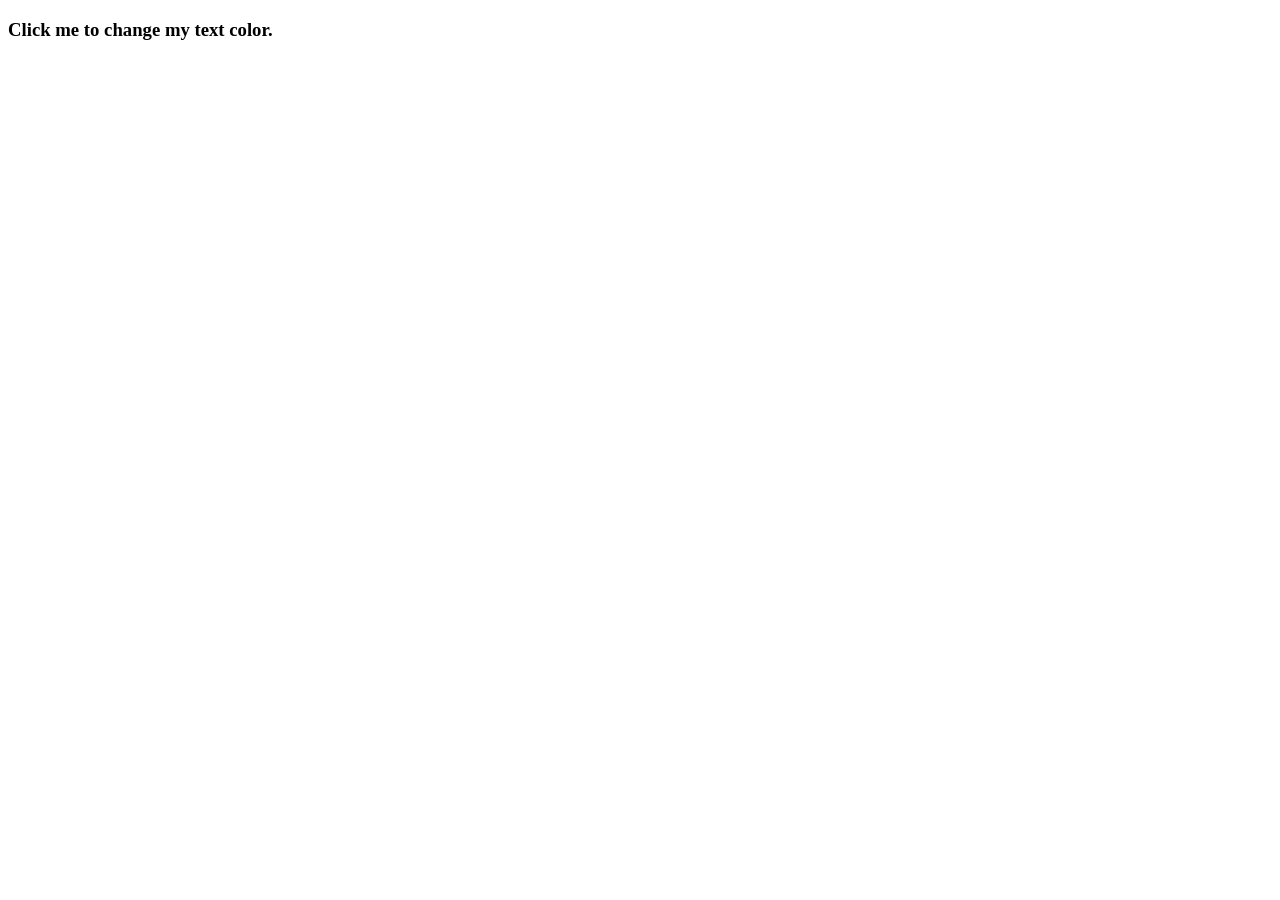
<file: module - 25/practice.html>
<!DOCTYPE html>
<html lang="en">
<head>
    <meta charset="UTF-8">
    <meta http-equiv="X-UA-Compatible" content="IE=edge">
    <meta name="viewport" content="width=device-width, initial-scale=1.0">
    <title>Document</title>
</head>
<body>
    

    <h3 onclick="myFunction(this, 'red')">Click me to change my text color.</h3>

    <script>
    function myFunction(element, color) {
      element.style.color = color;
    }
    </script>
    

</body>
</html>
</file>
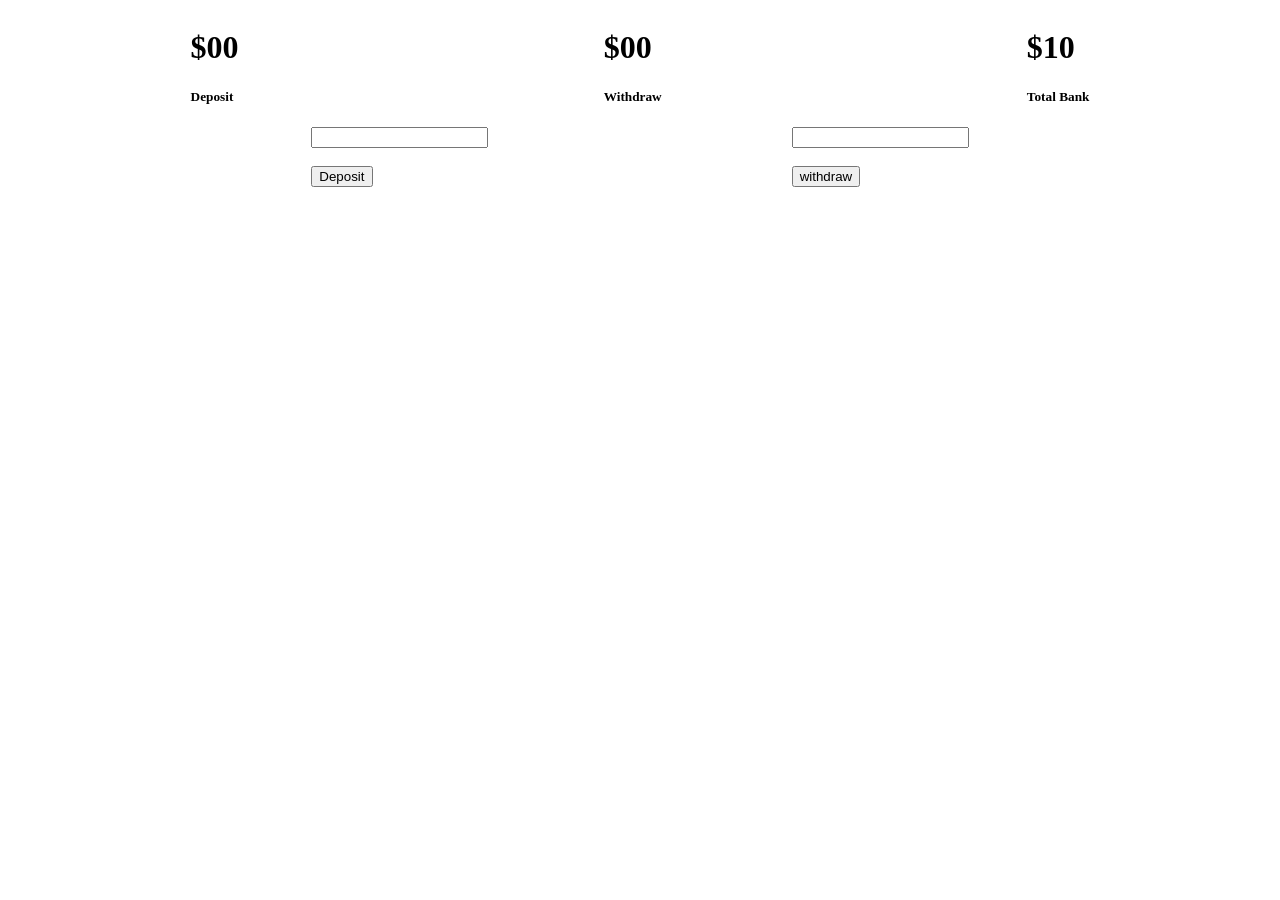
<file: module - 26/bank.html>
<!DOCTYPE html>
<html lang="en">
<head>
    <meta charset="UTF-8">
    <meta http-equiv="X-UA-Compatible" content="IE=edge">
    <meta name="viewport" content="width=device-width, initial-scale=1.0">
    <title>Document</title>
    <style>
        #parent{
            display: flex;
            justify-content: space-around;
        }
        #input-parent{
            display: flex;
            justify-content:space-evenly;
        }
    </style>
      <!-- <script src="https://cdn.tailwindcss.com"></script> -->

</head>
<body>
    <div id="parent" class="flex content-evently">
        <div>
            <h1>$<span id="deposit-amount">00</span></h1>
            <h5>Deposit</h5>
        </div>
        <div>
            <h1>$<span id="withdraw-amount">00</span></h1>
            <h5>Withdraw</h5>
        </div>
        <div>
            <h1>$<span id="total-amount">10</span></h1>
            <h5>Total Bank</h5>
        </div>
    </div>

    <div id="input-parent">
        <div>
            <input id="deposit-field" type="text"> <br> <br>
            <button id="deposit">Deposit</button>
        </div>
        <div>
            <input id="withdraw-field" type="text"> <br> <br>
            <button id="withdraw">withdraw</button>
        </div>
    </div>
   
    <script>
   document.getElementById('deposit').addEventListener('click', function(){
       const depositInput = document.getElementById('deposit-field');
       const depositInputText = depositInput.value;
       const depositInputFloat = parseFloat(depositInputText);

       const depositAmount = document.getElementById('deposit-amount');
       const depositText = depositAmount.innerText;
       const depositTextFloat = parseFloat(depositText);

       const totalDeposit = depositInputFloat + depositTextFloat;
        depositAmount.innerText = totalDeposit
       depositInput.value = '';

       const totalAmount = document.getElementById('total-amount');
       const totalAmountText = totalAmount.innerText;
       const totalAmountFloat = parseFloat(totalAmountText)

       const totalBankAmount = totalAmountFloat + depositInputFloat;
       totalAmount.innerText = totalBankAmount;
   })

   document.getElementById('withdraw').addEventListener('click', function(){
const withdrawInput = document.getElementById('withdraw-field');
const withdrawFieldText = withdrawInput.value;
const withdrawFieldFloat  = parseFloat(withdrawFieldText);

const withdrawAmount = document.getElementById('withdraw-amount');
const withdrawAmountText = withdrawAmount.innerText;
const withdrawAmountFloat = parseFloat(withdrawAmountText);

const totalWithdraw = withdrawAmountFloat + withdrawFieldFloat;
withdrawAmount.innerText = totalWithdraw

withdrawInput.value = '';

const totalAmount = document.getElementById('total-amount');
       const totalAmountText = totalAmount.innerText;
       const totalAmountFloat = parseFloat(totalAmountText)

       const decreaseValue = totalAmountFloat - withdrawFieldFloat;

       totalAmount.innerText = decreaseValue;
   })

    //    handle deposit button event 
    // document.getElementById('deposit').addEventListener('click', function(){
    //     // get the amount deposit 
    //     const depositInput = document.getElementById('deposit-field');
    //     const nweDepositAmountText = depositInput.value;
    //     const newDepositAmount = parseFloat(nweDepositAmountText);

    //     const depositTotal = document.getElementById('deposit-amount');
    //     const previousDepositText = depositTotal.innerText;
    //     const previousDepositAmount = parseFloat(previousDepositText);
    //     const newDepositTotal = previousDepositAmount + newDepositAmount;
    //     depositTotal.innerText = newDepositTotal;

    //     depositInput.value = '';
        
    //     const balanceTotal = document.getElementById('total-amount');
    //     const balanceTotalText = balanceTotal.innerText;
    //     const previousBalanceTotal = parseFloat(balanceTotalText);
    //     const newBalanceTotal = previousBalanceTotal + newDepositAmount;
    //     balanceTotal.innerText = newBalanceTotal;
    // })
    //        document.getElementById('withdraw').addEventListener('click', function(){
    //            const newWithdrawInput = document.getElementById('withdraw-field');
    //            const newWithdrawAmountText = newWithdrawInput.value;
    //            const newWithdrawAmount = parseFloat(newWithdrawAmountText);
              
    //         //    set withdraw total 
    //         const withdrawTotal = document.getElementById('withdraw-amount');
    //         const previousWithdrawText = withdrawTotal.innerText;
    //         const previousWithdrawTotal = parseFloat(previousWithdrawText);
    //         const newWithdrawTotal = previousWithdrawTotal + newWithdrawAmount;
    //         withdrawTotal.innerText =  newWithdrawTotal

    //         // clear input 
    //         newWithdrawInput.value = '';


    //         const balanceTotal = document.getElementById('total-amount');
    //         const previousBalanceTotalText = balanceTotal.innerText;
    //         const previousBalanceTotal = parseFloat(previousBalanceTotalText);
    //         const balanceMinus = previousBalanceTotal - newWithdrawAmount;
    //         balanceTotal.innerText = balanceMinus;
    //        })
       
    </script>
</body>
</html>
</file>
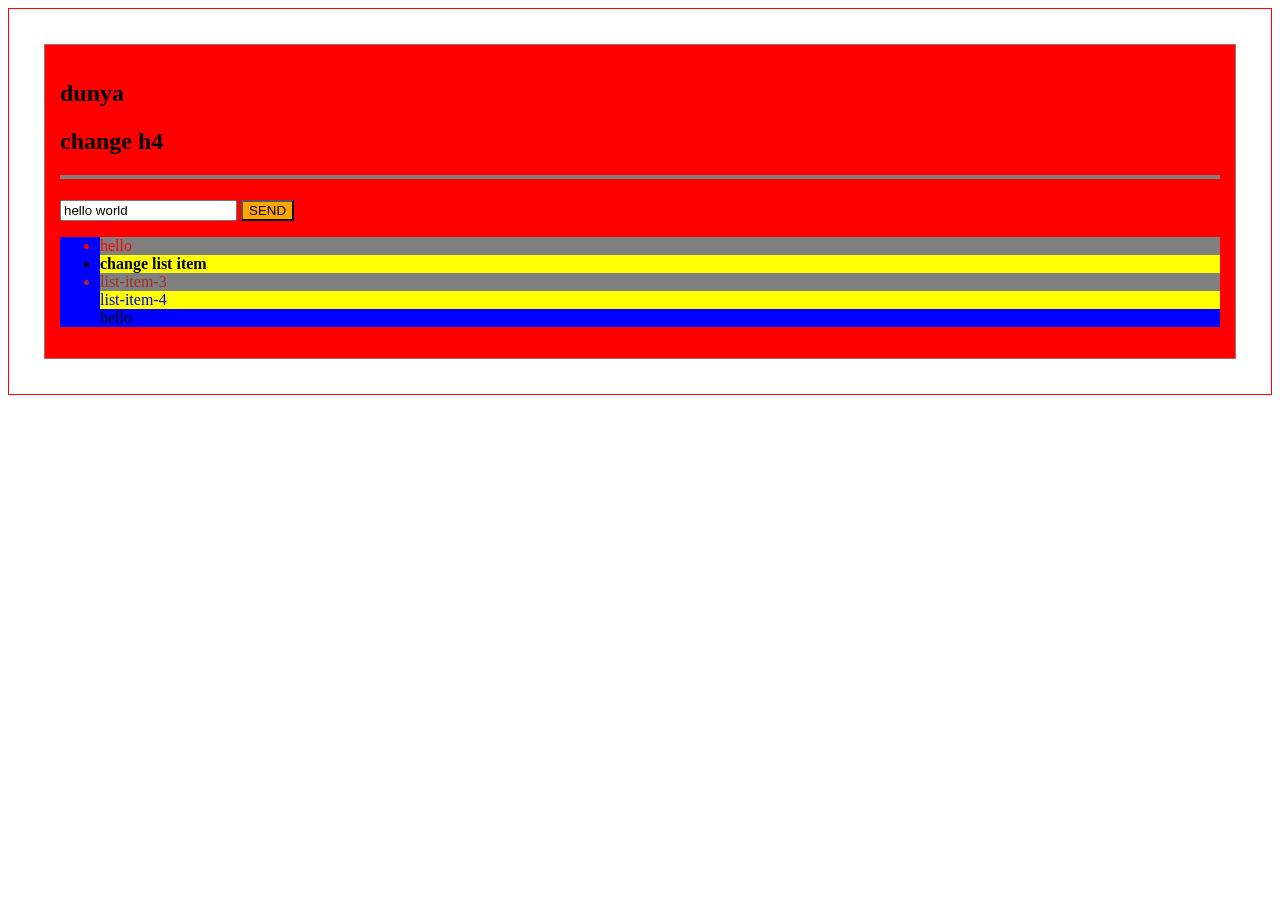
<file: module-24-js/dom.html>
<!DOCTYPE html>
<html lang="en">
<head>
    <meta charset="UTF-8">
    <meta http-equiv="X-UA-Compatible" content="IE=edge">
    <meta name="viewport" content="width=device-width, initial-scale=1.0">
    <title>Document</title>
</head>
<body>
    
<main style="padding: 5px; border: 1px solid red;">
    <section style="padding: 15px; border: 1px solid rgb(181, 105, 105);margin: 30px;">
        <h2 id="h2">hello</h2>
<h4 id="h4">i'm a heading four</h4>
<form action="#" method="get">
    <input type="text">
    <input type="submit">
</form>

<ul class="ul">
    <li class="list-item">list-item-1</li>
    <li class="list-item">list-item-2</li>
    <li class="list-item">list-item-3</li>
    <li class="list-item">list-item-4</li>
</ul>
    </section>
</main>
    <script>
//   documet Object 
       console.dir(document.domain)
       console.dir(document.URL)
       console.dir(document.title)
       console.dir(document.doctype)
       console.dir(document.head)
       console.dir(document.body)
       console.dir(document.all)
       console.dir(document.all[10])
       console.dir(document.body)
       console.dir(document.forms)
       console.dir(document.links)
       console.dir(document.images)

    //    getElement by id 
        var h2 = document.getElementById('h2');
        var h4 = document.getElementById('h4');
        h2.textContent = 'world';
        h2.innerText = 'dunya'
        console.log(h2.innerText);
        h4.innerHTML = '<h1>change h4</h1>';
        h4.style.borderBottom = '3px solid red'
            //  getElement by class
        var item = document.getElementsByClassName("list-item");
        console.log(item[1]);
        item[1].textContent = 'change list item';
        item[1].style.fontWeight = 'bold';
        item[1].style.backgroundColor = 'yellow'
        // class not working this rules 
        // item.style.backgroundColor = 'red';

        for(i = 0;i < item.length;i++){
            item[i].style.backgroundColor = 'red'
        }

        // quary selector 
        var h4 = document.querySelector('#h4');
        h4.style.borderBottom = '4px solid grey';
        var input = document.querySelector('input');
        input.value = 'hello world';
        var submit = document.querySelector('input[type="submit"]');
        submit.value = 'SEND';
        submit.style.backgroundColor = 'orange'
        var item = document.querySelector('.list-item');
        item.style.color = 'red'
        var lastItem = document.querySelector('.list-item:last-child');
        lastItem.style.color = 'blue'
        var nthItem = document.querySelector('.list-item:nth-child(3)');
        nthItem.style.color = 'brown'

        // quary selector all
        var odd = document.querySelectorAll('li:nth-child(odd)');
        var even = document.querySelectorAll('li:nth-child(even)');

        for(let i = 0;i < odd.length;i++){
            odd[i].style.backgroundColor = 'grey';
            even[i].style.backgroundColor = 'yellow';
        }

        // traversing the dom 
            var item = document.querySelector('ul');
            // parentNode 
            item.parentNode.style.backgroundColor = 'red';
            console.log(item.parentNode);

            // parentelement 
            var parentele = document.querySelector('li');
            parentele.parentElement.style.backgroundColor = 'red'
            parentele.parentElement.style.backgroundColor = 'blue';

            // children 
            
            item.firstElementChild.textContent = 'hello';
            item.lastChild.textContent = 'hello';
            item.previousSibling;
            console.log(item)

            // createElement 
           
            var newDiv = document.createElement('div');
            newDiv.className = 'newClass';
            newDiv.id = 'newId';
            newDiv.setAttribute('title','hello world');
            var newDivText = document.createTextNode('hello javascript');
            newDiv.appendChild(newDivText);
            var main = document.querySelector('section main');
            var h2 = document.querySelector('section h2');
            console.log(newDiv)
            main.insertBefore(newDiv,h2)
    </script>
</body>
</html>
</file>
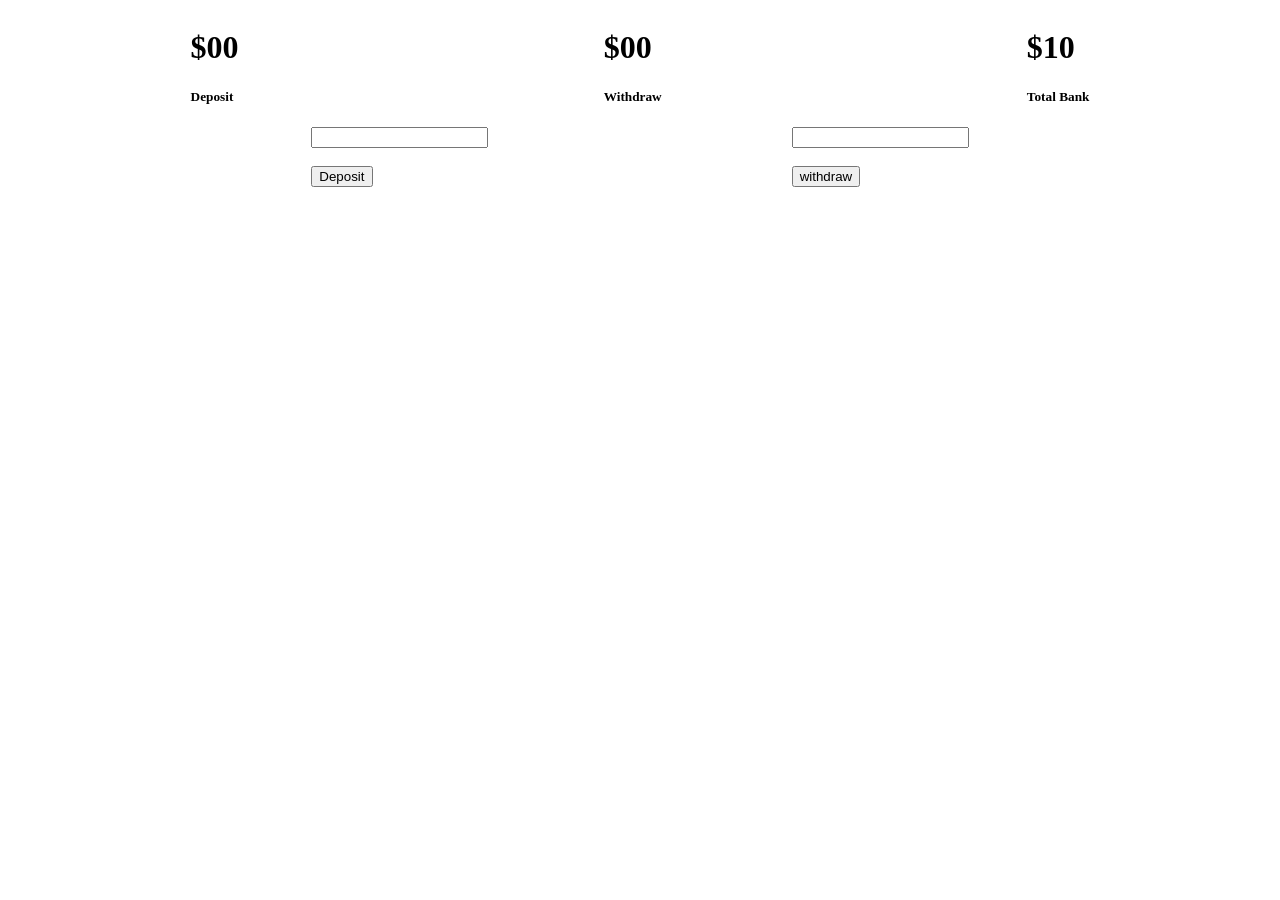
<file: module-27-bank/concepsual-bank.html>
<!DOCTYPE html>
<html lang="en">
<head>
    <meta charset="UTF-8">
    <meta http-equiv="X-UA-Compatible" content="IE=edge">
    <meta name="viewport" content="width=device-width, initial-scale=1.0">
    <title>Document</title>
    <style>
        #parent{
            display: flex;
            justify-content: space-around;
        }
        #input-parent{
            display: flex;
            justify-content:space-evenly;
        }
    </style>
      <!-- <script src="https://cdn.tailwindcss.com"></script> -->

</head>
<body>
    <div id="parent">
        <div>
            <h1>$<span id="deposit-amount">00</span></h1>
            <h5>Deposit</h5>
        </div>
        <div>
            <h1>$<span id="withdraw-amount">00</span></h1>
            <h5>Withdraw</h5>
        </div>
        <div>
            <h1>$<span id="total-amount">10</span></h1>
            <h5>Total Bank</h5>
        </div>
    </div>

    <div id="input-parent">
        <div>
            <input id="deposit-field" type="text"> <br> <br>
            <button id="deposit">Deposit</button>
        </div>
        <div>
            <input id="withdraw-field" type="text"> <br> <br>
            <button id="withdraw">withdraw</button>
        </div>
    </div>
    <script src="concepsual-bank.js"></script>
</body>
</html>
</file>
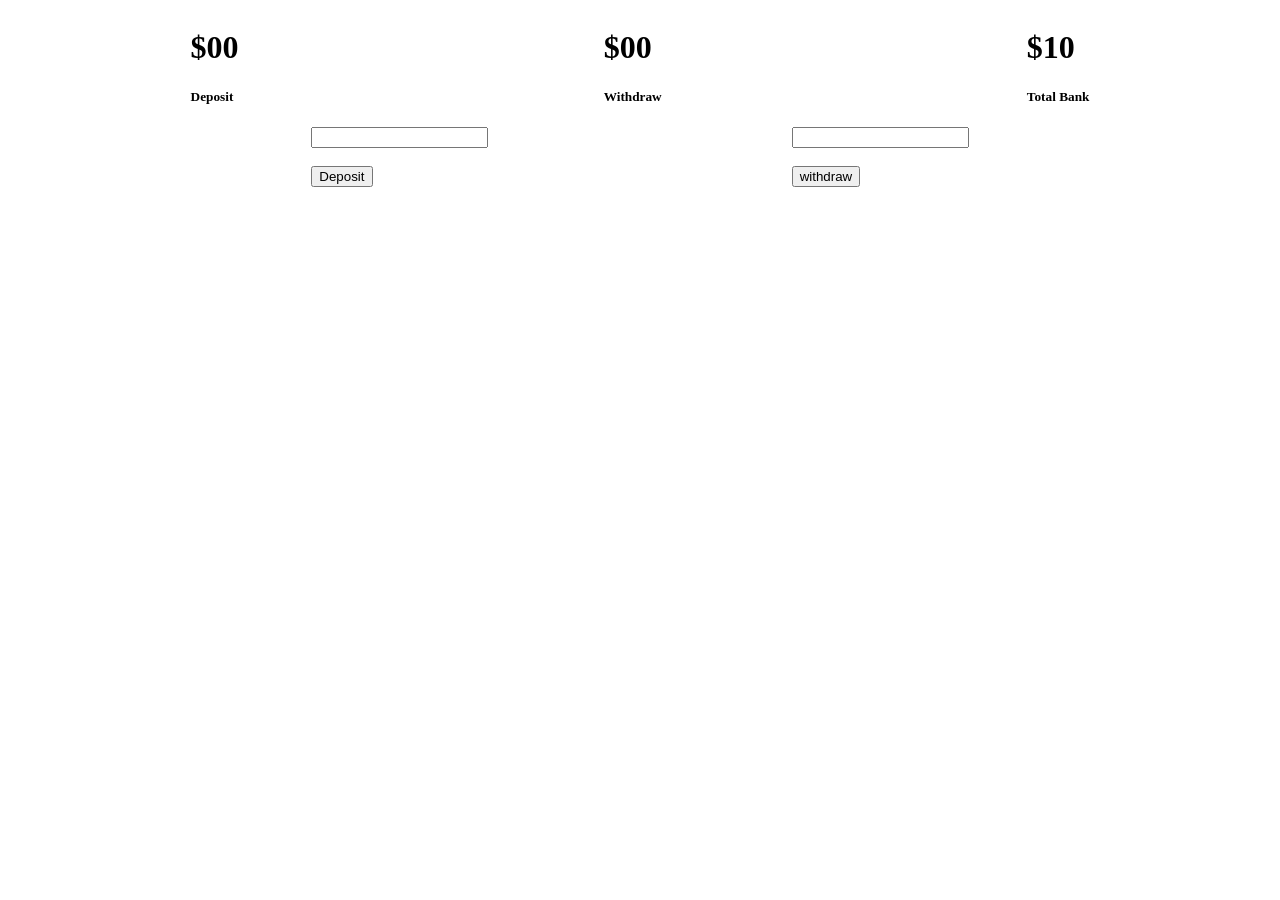
<file: module-27-bank/practice.html>
<!DOCTYPE html>
<html lang="en">
<head>
    <meta charset="UTF-8">
    <meta http-equiv="X-UA-Compatible" content="IE=edge">
    <meta name="viewport" content="width=device-width, initial-scale=1.0">
    <title>Document</title>
    <style>
        #parent{
            display: flex;
            justify-content: space-around;
        }
        #input-parent{
            display: flex;
            justify-content:space-evenly;
        }
    </style>
</head>
<body>
    

    <div id="parent" class="flex content-evently">
        <div>
            <h1>$<span id="deposit-amount">00</span></h1>
            <h5>Deposit</h5>
        </div>
        <div>
            <h1>$<span id="withdraw-amount">00</span></h1>
            <h5>Withdraw</h5>
        </div>
        <div>
            <h1>$<span id="total-amount">10</span></h1>
            <h5>Total Bank</h5>
        </div>
    </div>

    <div id="input-parent">
        <div>
            <input id="deposit-field" type="text"> <br> <br>
            <button id="deposit">Deposit</button>
        </div>
        <div>
            <input id="withdraw-field" type="text"> <br> <br>
            <button id="withdraw">withdraw</button>
        </div>
    </div>


   
    <script>
    // bank setup functionally



        // bank setup functionally
        function getInputValue(inputId){
            const inputField = document.getElementById(inputId)
            const inputAmountText = inputField.value;
            const amountValue = parseFloat(inputAmountText);
            inputField.value = '';
            return amountValue;
        }
        function updateTotalField(totalField,amount){
            const totalElement = document.getElementById(totalField);
            const totalText = totalElement.innerText;
            const previousTotal = parseFloat(totalText);
            totalElement.innerText = previousTotal + amount;
        }
        
        function getCurrentBalance(){
            const balanceTotal = document.getElementById('total-amount');
            const balanceTotalText = balanceTotal.innerText;
            const previousBalanceTotal = parseFloat(balanceTotalText)
            return previousBalanceTotal;
        }
        function updateBalance(amount,isAdd){
            const balanceTotal = document.getElementById('total-amount');
            const previousBalanceTotal = getCurrentBalance();
            if (isAdd == true) {
                balanceTotal.innerText = previousBalanceTotcual + amount;
            }else{
                balanceTotal.innerText = previousBalanceTotal - amount;
            }
        }

        // deposit Button 
        document.getElementById('deposit').addEventListener('click',function(){
            const depositAmount = getInputValue('deposit-field');
            if (depositAmount > 0) {
            updateTotalField('deposit-amount',depositAmount)
            updateBalance(depositAmount,true)
            }
           
        })

        // withdraw button 
        document.getElementById('withdraw').addEventListener('click',function(){
            const withdrawAmount = getInputValue('withdraw-field');
            const currentBalance = getCurrentBalance();
            if (withdrawAmount > 0 && withdrawAmount < currentBalance) {
                updateTotalField('withdraw-amount',withdrawAmount);
                updateBalance(withdrawAmount,false)
            }
            if (withdrawAmount > currentBalance) {
                alert('hi')
            }

        })













        
        // bank setup normally 
        // document.getElementById('deposit').addEventListener('click',function(){
        //     const depositInput = document.getElementById('deposit-field');
        //     const depositInputText = depositInput.value;
        //     const depositInputFloat = parseFloat(depositInputText)
            
        //     const depositTotal = document.getElementById('deposit-amount');
        //     const depositAmountText  = depositTotal.innerText;
        //     const depositAmountFloat = parseFloat(depositAmountText);
        //     const totalDepositAmount = depositAmountFloat + depositInputFloat
        //     depositTotal.innerText = totalDepositAmount;

        //     depositInput.value = '';
        //     // total update deposit balance 
        //     const updateTotalBalanceId = document.getElementById('total-amount');
        //     const totalBalanceText = updateTotalBalanceId.innerText;
        //     const totalBalanceFloat = parseFloat(totalBalanceText)

        //     updateTotalBalanceId.innerText = totalBalanceFloat + depositInputFloat;
        // })

        // document.getElementById('withdraw').addEventListener('click', function(){
        //       const withdrawInput = document.getElementById('withdraw-field');
        //     const withdrawInputText = withdrawInput.value;
        //     const withdrawInputFloat = parseFloat(withdrawInputText);
        //     withdrawInput.value = '';
        //     // update withdraw total 
        //     const withdrawTotal = document.getElementById('withdraw-amount');
        //     const withdrawTotalText = withdrawTotal.innerText;
        //     const withdrawTextFloat = parseFloat(withdrawTotalText);
        //     withdrawTotal.innerText = withdrawTextFloat + withdrawInputFloat;
        //     // decrease total amount 
        //     const balanceTotal = document.getElementById('total-amount');
        //     const balanceTotalText = balanceTotal.innerText;
        //     const balanceFloat = parseFloat(balanceTotalText)

        //     balanceTotal.innerText = balanceFloat - withdrawInputFloat;
        // })

    </script>
</body>
</html>
</file>
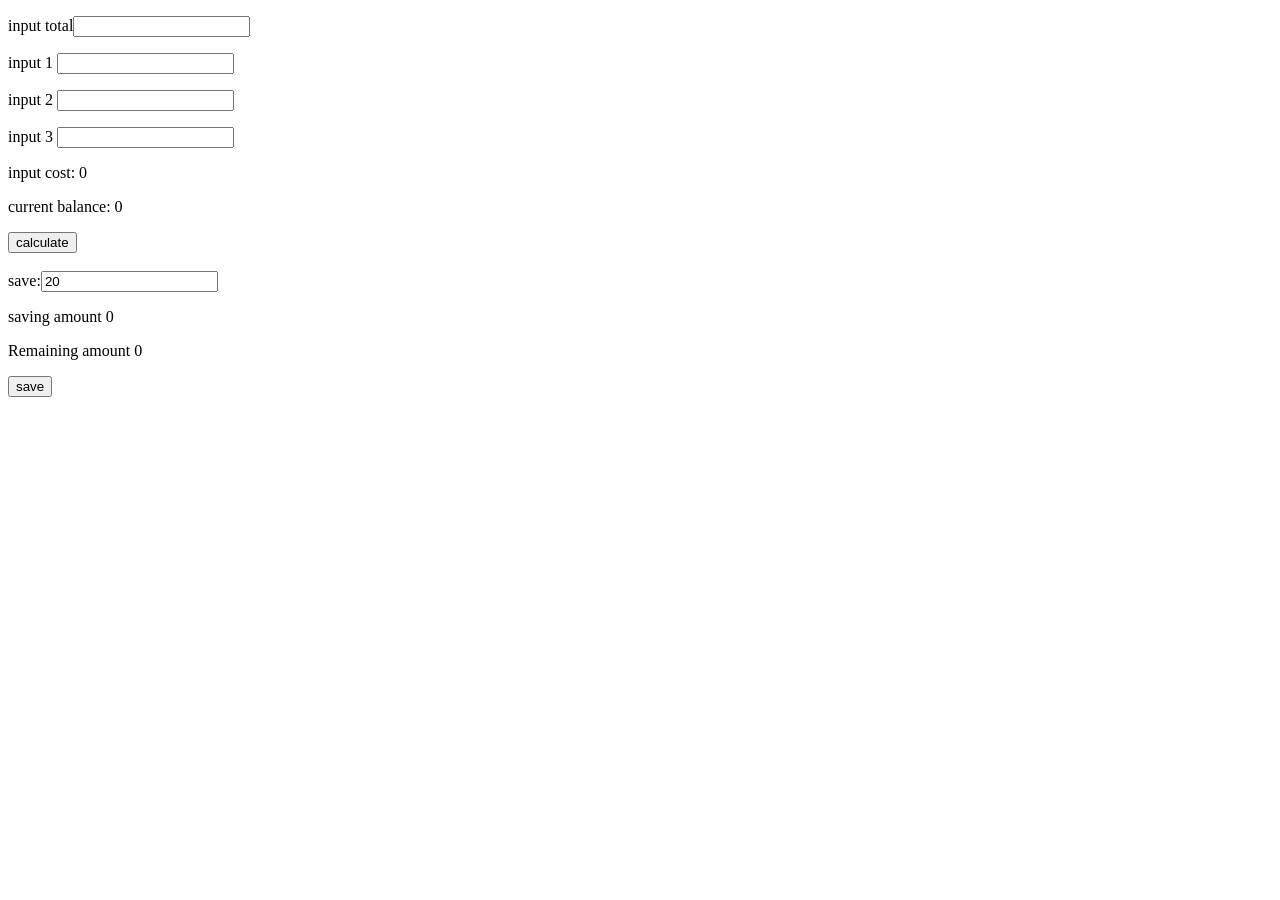
<file: module-29/practice.html>
<!DOCTYPE html>
<html lang="en">

<head>
    <meta charset="UTF-8">
    <meta http-equiv="X-UA-Compatible" content="IE=edge">
    <meta name="viewport" content="width=device-width, initial-scale=1.0">
    <title>Document</title>
</head>

<body>




    <p>input total<input id="income" type="text" ></p>
    <p>input 1 <input id="food" type="text"></p>
    <p>input 2 <input id="rent" type="text"></p>
    <p>input 3 <input id="clothes" type="text"></p>
    <p>input cost: <span id="total-expenses">0</span></p>
    <p>current balance: <span id="balance">0</span></p>
    <button id="calculate">calculate</button>

    <br><br>

    <div>
        <span>save:</span><input type="text" id="save-input" value="20">
        <p>saving amount <span id="saving-amount">0</span></p>
        <p>Remaining amount <span id="remaining-amount">0</span></p>
        <button id="save-btn">save</button>
    </div>


    <script>
        document.getElementById('calculate').addEventListener('click', function () {
            const inputTotal = document.getElementById('income').value
            const food = document.getElementById('food').value
            const rent = document.getElementById('rent').value
            const clothes = document.getElementById('clothes').value

            const total = parseFloat(food) + parseFloat(rent) + parseFloat(clothes)
            const totalExpenses = document.getElementById('total-expenses')
            const totalExpensesFloat = parseFloat(totalExpenses.innerText)
            totalExpenses.innerText = total
            let minusValue = inputTotal - total
         
            const balance = document.getElementById('balance')
            const inputCostFloat = parseFloat(balance)
            balance.innerText = minusValue
            if(inputTotal == '' || inputTotal < 0){
                console.log('please valid number')
            }
            
        })
        document.getElementById('save-btn').addEventListener('click', function(){
            const income = document.getElementById('income').value
            const incomeTotal = parseFloat(income)

            const saveInput = document.getElementById('save-input').value
            const saveInputFloat = parseFloat(saveInput)

            const savingCalculate = (incomeTotal / 100) * saveInputFloat;
            
            const savingAmount = document.getElementById('saving-amount')
            savingAmount.innerText = savingCalculate

            const remainingTotal = incomeTotal - savingCalculate

            const remainingAmount = document.getElementById('remaining-amount')
            remainingAmount.innerText = remainingTotal
        
        })
    </script>


















    <!-- <p>input total<input id="input-total" type="text" value="0"></p>
    <p>input 1 <input id="inputOne" class="item" value="10" type="text"></p>
    <p>input 2 <input id="inputTow" class="item" type="text"></p>
    <p>input 3 <input id="inputThree" class="item" type="text"></p>
    <p>input cost: <span id="current-balance">0</span></p>
    <p>current balance: <span id="output">0</span></p>
    <button id="calculate">calculate</button>

    <br><br>

    <div>
        <span>save:</span><input type="text" id="save-input" value="20">
        <p>saving amount <span id="saving-amount">0</span></p>
        <p>Remaining amount <span id="remaining-amount">0</span></p>
        <button id="save-btn">save</button>
    </div>
    <script>
        document.getElementById('calculate').addEventListener('click', function () {
            const inputTotal = document.getElementById('input-total').value
            const inputOne = document.getElementById('inputOne').value
            const inputTow = document.getElementById('inputTow').value
            const inputThree = document.getElementById('inputThree').value

            const total = parseFloat(inputOne) + parseFloat(inputTow) + parseFloat(inputThree)
            const currentBalance = document.getElementById('current-balance')
            const currentBalanceText = parseFloat(currentBalance.innerText)
            currentBalance.innerText = total
            let minusValue = inputTotal - total
            // console.log(minusValue)
            const inputCost = document.getElementById('output')
            const inputCostFloat = parseFloat(inputCost)
            inputCost.innerText = minusValue
            // console.log(minusValue)
        })
        document.getElementById('save-btn').addEventListener('click', function(){
            const inputTotal = document.getElementById('input-total').value
            const inputTotalFloat = parseFloat(inputTotal)

            const saveInput = document.getElementById('save-input').value
            const saveInputFloat = parseFloat(saveInput)

            const savingCalculate = (inputTotalFloat / 100) * saveInputFloat;
            // console.log(savingCalculate)
            const savingAmount = document.getElementById('saving-amount')
            savingAmount.innerText = savingCalculate

            const remainingTotal = inputTotalFloat - savingCalculate
            // console.log(remainingTotal)

            const remainingAmount = document.getElementById('remaining-amount')
            remainingAmount.innerText = remainingTotal
        
        })
    </script> -->
</body>

</html>
</file>
<file: conceptual-pc-builder/css/styles.css>
/* -------------------------google font ------------------------- */
@import url('https://fonts.googleapis.com/css2?family=Poppins&display=swap');

/* --------------------------Common Utilities ---------------------------*/
body {
    font-family: 'Poppins', sans-serif;
}

/* ---------------------Customization section -------------------------- */
.margin-top{
    margin-top: 40px;
}
.bold{
    font-weight: 700;
}

.reduce-margin{
    margin-top: -5px;
}

.bold-line{
    border: 3px solid blue;
    border-radius: 5px;
}

.button-style{
    border-radius: 6px;
    padding: 7px;
}
.button-style:hover{
    background-color: cornflowerblue;
    color: white;
}
/* --------------------End---------------------- */
</file>
<file: pin-matcher-solution/style.css>
*{
    box-sizing: border-box;
}
body {
    background: #10101B;
    height: 100vh;
}
.container {
    margin-top: 30px;
}

.half-width {
    height: 570px;
    background: #222436;
    padding: 30px;
    text-align: center;
}
.generate-btn{
    margin-top: 140px;
    width: 180px;
    padding: 50px;
    border-radius: 50%;
    border: 8px solid #39458C;
    background-color: #495BC3;
    color: #ffffff;
    font-weight: bold;
    font-size: 20px;
    text-align: center;
}
.generate-btn:focus{
    outline: none;
    box-shadow: none;
}

input[type='text']{
    background-color: #3D4153;
    padding: 10px 0px;
    color: #ffffff;
    width: 80%;
    margin: 0 auto;
    border: 2px solid #858299;
    height: 50px;
    padding: 10px;
}
input[type='text']:focus {
    background-color: #3D4153;
    color: #fff;
    font-size: 20px;
}
.numbers {
    margin: 30px 0;
}

.calc-typed {
margin-top: 20px;
font-size: 45px;
text-align: right;
color: #fff;
}

.calc-button-row {
width: 100%;
}

.button {
width: 20%;
background: #425062;
color: #fff;
padding: 20px 0;
margin: 5px;
display: inline-block;
font-size: 25px;
text-align: center;
vertical-align: middle;
margin-right: -4px;
border-radius: 10px;
cursor: pointer;
}
.blink-me {
color: #E0B612;
}
.submit-btn {
    border: none;
    margin-top: 20px;
    padding: 10px 120px;
    border-radius: 5px;
    background: #495BC3;
    color: #fff;
}
.notify {
    color: #fff;
    text-align: center;
    margin: 0 auto;
    background: #222436;
    margin-top: 20px;
    border-radius: 15px;
    padding: 5px 20px;
    display: none;
}
.notify-section{
    width: 35%;
    margin: 0 auto;
}
.action-left {
    color: #FF3C5F;
    margin-top: 10px;
}
</file>
<file: module-28-shoping-cart/shopping-cart/style.css>
body{
	background: #ddcfcf;
}
.cart{
	margin: 100px 0;
	background-color: #F6F5FA;;
	padding: 60px 0;
}
.total-price{
	padding-bottom: 15px;
}
.cart-item{
	background-color: #fff;
	border-radius: 10px;
	padding: 15px 20px;
	margin-bottom: 20px;
}
.center-item{
    display: flex;
    align-items: center;
    justify-content: flex-start;
}
.cart-item img{
	width: 115px;
}
.cart-item h5{
    padding: 0 45px;
}
.cart-item .remove-item{
	width: 25px!important;
}
.btn-default{
	background-color: #fff;
}
.cart-item .form-control{
	background-color: #F6F5FA;
	border: none;
    width: 65px;
    border-radius: 10px!important;
    font-weight: 700;
    font-size: 20px;
}
.input-group{
	width: unset;
	flex-wrap: nowrap;
}
.status{
	text-align: right;
}
.check-out{
    float: right;
    padding: 10px 30px;
	font-size: 19px;
	background-color: #2FBE70;
	border: none;
}
</file>
